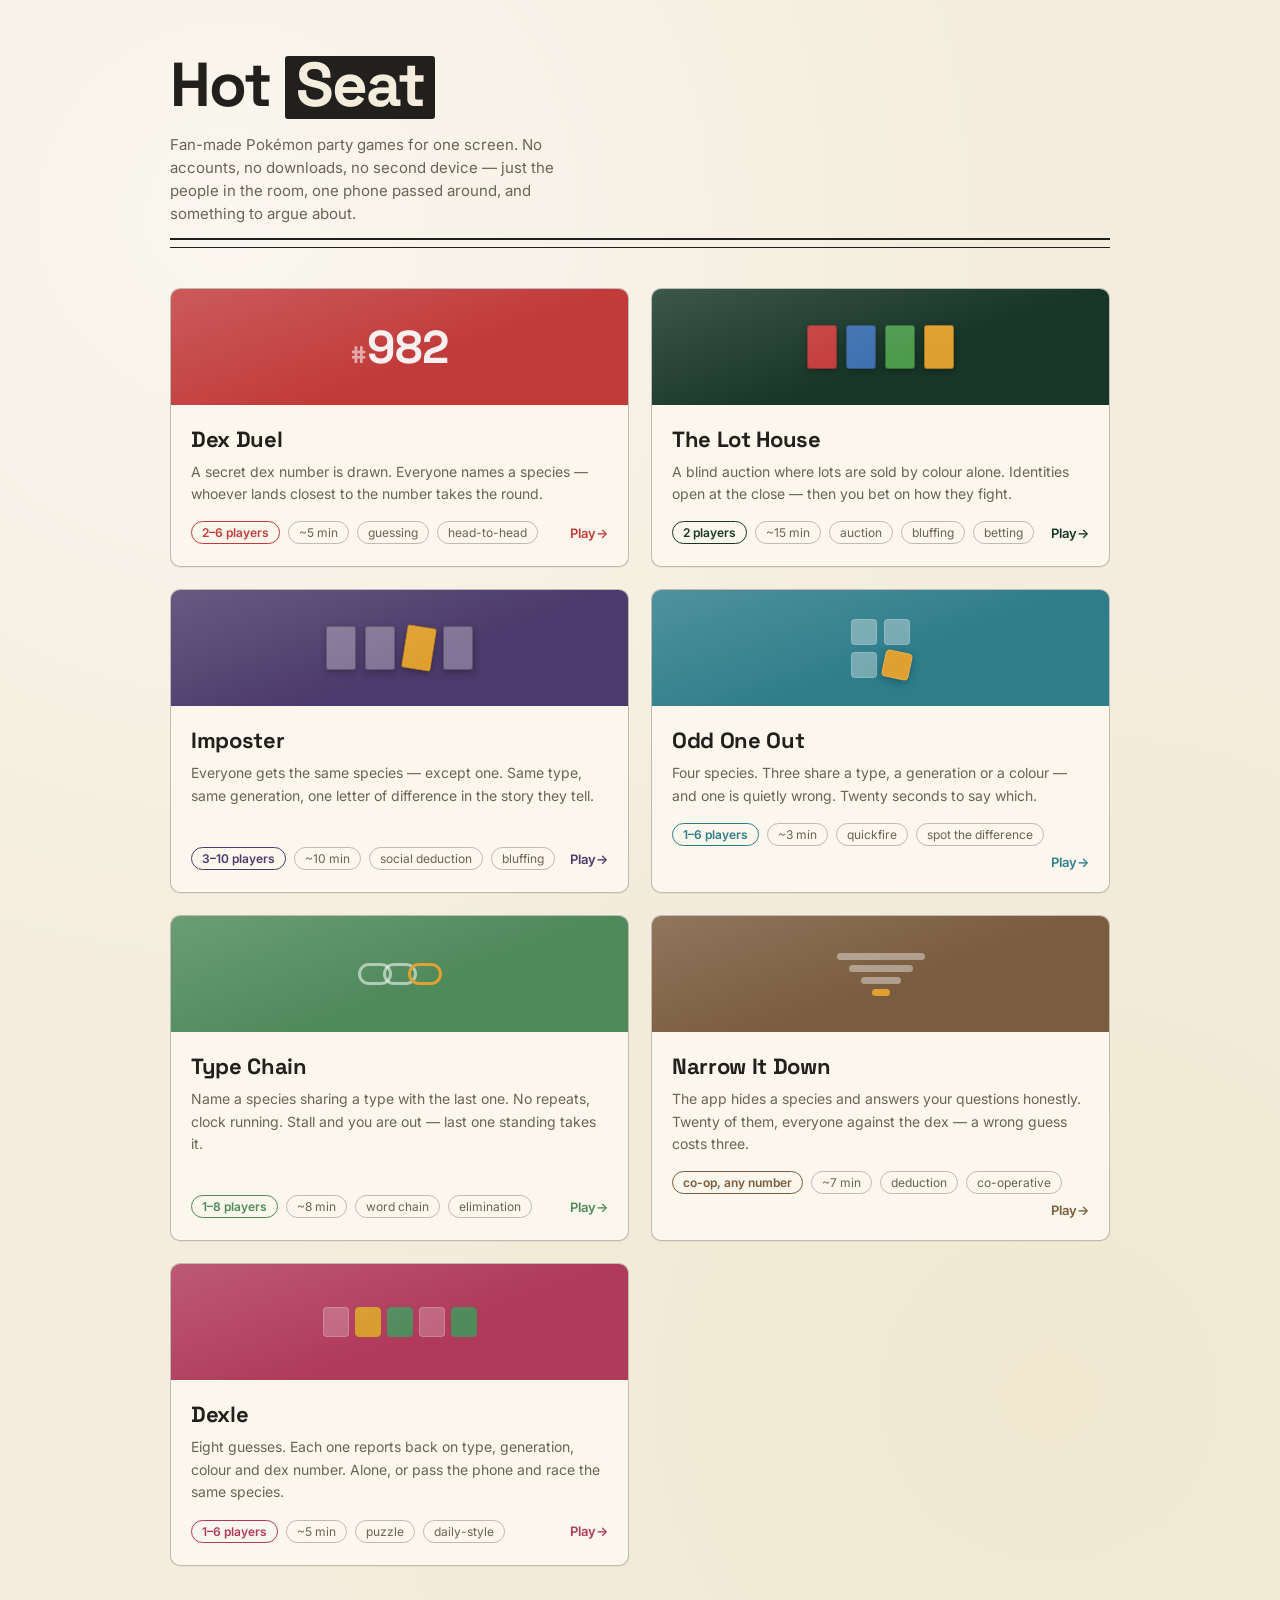
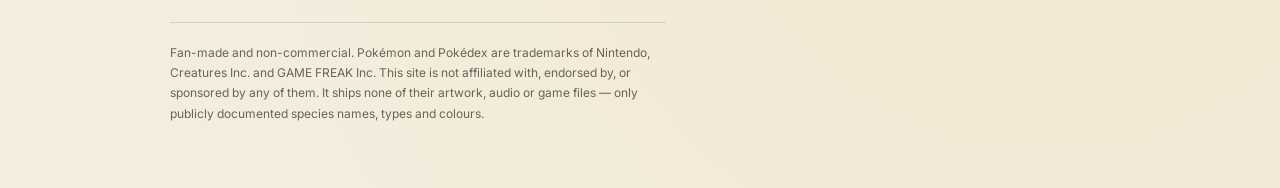
<file: index.html>
<!DOCTYPE html>
<html lang="en">
<head>
<meta charset="UTF-8">
<meta name="viewport" content="width=device-width, initial-scale=1">
<title>Hot Seat — Pokémon party games for one screen</title>
<meta name="description" content="Fan-made Pokémon party games you play on one screen: a dex-number guessing duel, a blind colour auction, and a hidden-imposter game. Free, no download, 2–10 players.">
<link rel="preconnect" href="https://fonts.googleapis.com">
<link rel="preconnect" href="https://fonts.gstatic.com" crossorigin>
<link href="https://fonts.googleapis.com/css2?family=Space+Grotesk:wght@500;700&family=Inter:wght@400;500;600&display=swap" rel="stylesheet">
<link rel="stylesheet" href="shared/theme.css">
</head>
<body>

<div class="wrap">

  <header class="masthead">
    <h1 class="wordmark">Hot <span class="seat">Seat</span></h1>
    <p class="tagline">Fan-made Pokémon party games for one screen. No accounts, no downloads, no second device — just the people in the room, one phone passed around, and something to argue about.</p>
  </header>
  <div class="rule-thin"></div>

  <main id="shelf" class="shelf"></main>

  <footer class="foot">
    Fan-made and non-commercial. Pokémon and Pokédex are trademarks of Nintendo,
    Creatures Inc. and GAME FREAK Inc. This site is not affiliated with, endorsed by,
    or sponsored by any of them. It ships none of their artwork, audio or game files —
    only publicly documented species names, types and colours.
  </footer>

</div>

<script src="games.js"></script>
<script src="shared/hub.js"></script>
</body>
</html>
</file>
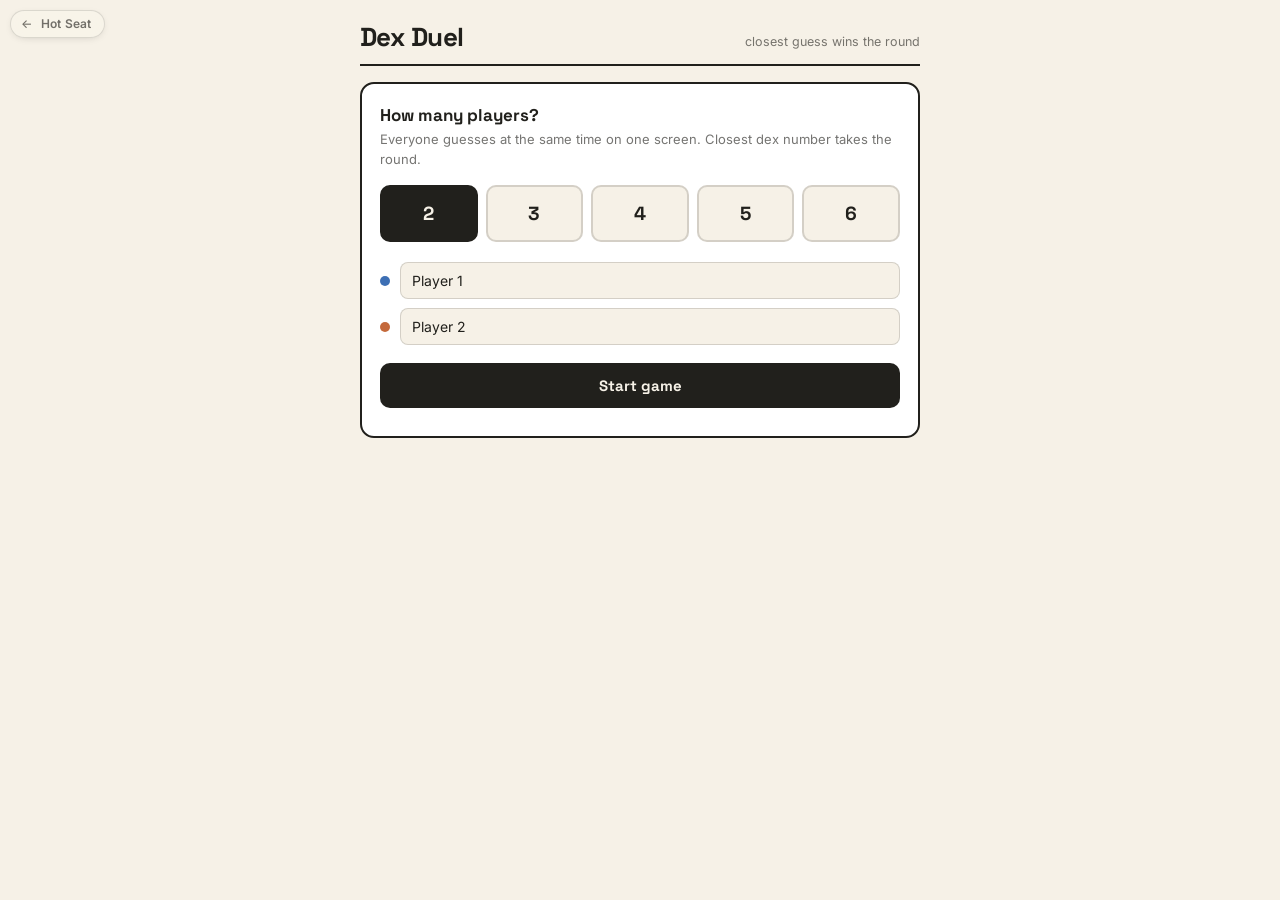
<file: games/dex-duel.html>
<!DOCTYPE html>
<html lang="en">
<head>
<meta charset="UTF-8">
<meta name="viewport" content="width=device-width, initial-scale=1">
<title>Dex Duel</title>
<meta name="description" content="A Pokémon dex-number guessing game for 2–6 players on one screen. A secret National Pokédex number is drawn; closest guess wins the round.">
<style>
  @import url('https://fonts.googleapis.com/css2?family=VT323&family=Space+Grotesk:wght@500;700&family=Inter:wght@400;500;600&display=swap');

  :root{
    --shell-red: #C23B3B;
    --shell-red-dark: #9E2E2E;
    --screen: #DCE8D6;
    --screen-dark: #1E2B20;
    --ink: #21201C;
    --paper: #F6F1E7;
    --amber: #E0A030;
    --p1: #3D6FB4;
    --p2: #C4693B;
    --p3: #4F8A5B;
    --p4: #8A5BA8;
    --p5: #B03A5B;
    --p6: #2E7D8A;
    --line: rgba(33,32,28,0.16);
  }

  *{ box-sizing: border-box; }
  html,body{ margin:0; padding:0; }
  body{
    background: var(--paper);
    color: var(--ink);
    font-family: 'Inter', system-ui, sans-serif;
    padding: 20px 14px 40px;
    min-height: 100vh;
  }
  .wrap{ max-width: 560px; margin: 0 auto; }

  .masthead{
    display:flex; align-items:baseline; justify-content:space-between;
    margin-bottom: 16px; padding-bottom: 10px; border-bottom: 2px solid var(--ink);
  }
  .masthead h1{
    font-family:'Space Grotesk', sans-serif; font-weight:700;
    font-size: 26px; margin:0; letter-spacing: -0.02em;
  }
  .masthead .tag{ font-size:12.5px; opacity:0.6; }

  /* ---------- setup ---------- */

  .setup{
    border:2px solid var(--ink); border-radius:14px; background:#fff;
    padding: 20px 18px 18px;
  }
  .setup h2{
    font-family:'Space Grotesk',sans-serif; font-size:17px; margin:0 0 4px;
  }
  .setup .hint{ font-size:13px; opacity:0.62; margin:0 0 16px; line-height:1.5; }

  .countrow{ display:flex; gap:8px; margin-bottom:20px; }
  .countbtn{
    flex:1; padding:14px 0; border-radius:10px; cursor:pointer;
    border:2px solid var(--line); background:var(--paper);
    font-family:'Space Grotesk',sans-serif; font-weight:700; font-size:19px;
    color:var(--ink); transition: all .13s ease;
  }
  .countbtn:hover{ border-color:var(--ink); }
  .countbtn.on{ background:var(--ink); color:var(--paper); border-color:var(--ink); }

  .namegrid{ display:flex; flex-direction:column; gap:9px; margin-bottom:18px; }
  .namerow{ display:flex; align-items:center; gap:10px; }
  .namerow .swatch{ flex:none; }
  .namerow input{
    flex:1; padding:9px 11px; font-size:14px; border-radius:8px;
    border:1.5px solid var(--line); font-family:'Inter',sans-serif;
    background:var(--paper); color:var(--ink);
  }
  .namerow input:focus{ outline:2px solid var(--ink); outline-offset:1px; }

  /* ---------- scoreboard ---------- */

  .score{
    background: var(--ink); color:var(--paper); border-radius: 10px;
    padding: 11px 14px; margin-bottom: 18px; font-family:'Space Grotesk',sans-serif;
    display:flex; align-items:center; gap:12px; flex-wrap:wrap;
  }
  .score .roundchip{
    font-size:11px; text-transform:uppercase; letter-spacing:0.06em;
    opacity:0.7; padding-right:12px; border-right:1px solid rgba(255,255,255,0.22);
    flex:none;
  }
  .scores{ display:flex; gap:14px; flex-wrap:wrap; flex:1; }
  .sc{ display:flex; flex-direction:column; align-items:center; min-width:52px; }
  .sc .n{ font-size:20px; font-weight:700; line-height:1.1; }
  .sc .l{
    font-size:10px; opacity:0.72; text-transform:uppercase;
    letter-spacing:0.05em; max-width:76px; overflow:hidden;
    text-overflow:ellipsis; white-space:nowrap;
  }
  .sc.lead .n{ color: var(--amber); }

  /* ---------- shell ---------- */

  .shell{
    background: var(--shell-red);
    border: 3px solid var(--shell-red-dark);
    border-radius: 18px;
    padding: 16px;
    box-shadow: inset 0 0 0 3px rgba(255,255,255,0.18);
    margin-bottom: 18px;
  }
  .shell-dots{ display:flex; gap:6px; margin-bottom: 10px; }
  .dot{ width:9px; height:9px; border-radius:50%; background: rgba(255,255,255,0.55); }
  .dot.blue{ background:#5C8FC9; box-shadow:0 0 0 2px rgba(255,255,255,0.4) inset; }

  .screen{
    background: var(--screen-dark);
    color: var(--screen);
    border-radius: 8px;
    padding: 18px 16px;
    font-family: 'VT323', monospace;
    min-height: 110px;
    display:flex; flex-direction:column; justify-content:center; gap:6px;
  }
  .screen .label{ font-size:14px; opacity:0.7; letter-spacing:0.04em; }
  .screen .big{ font-size: 26px; line-height:1.35; }

  .hintbar{ display:flex; gap:8px; margin-top:12px; flex-wrap:wrap; }
  .hintbtn{
    flex:1; min-width: 120px; background: rgba(255,255,255,0.16);
    color:#fff; border:1px solid rgba(255,255,255,0.35); border-radius:8px;
    padding:8px 10px; font-size:13px; cursor:pointer; font-family:'Inter',sans-serif;
    font-weight:500; transition: background 0.15s ease;
  }
  .hintbtn:hover:not(:disabled){ background: rgba(255,255,255,0.28); }
  .hintbtn:disabled{ opacity:0.45; cursor:default; }

  /* ---------- player cards ---------- */

  .players{ display:flex; flex-direction:column; gap:12px; margin-bottom: 16px; }
  .pcard{
    border:2px solid var(--ink); border-radius: 12px; padding: 13px 14px;
    background:#fff;
  }
  .pcard .who{
    font-family:'Space Grotesk',sans-serif; font-weight:700; font-size:14px;
    margin-bottom:8px; display:flex; align-items:center; gap:8px;
  }
  .pcard .who .sub{ font-weight:400; opacity:0.55; }
  .swatch{ width:10px; height:10px; border-radius:50%; flex:none; }

  .p1{ border-color: var(--p1); } .p1 .swatch{ background:var(--p1); }
  .p2{ border-color: var(--p2); } .p2 .swatch{ background:var(--p2); }
  .p3{ border-color: var(--p3); } .p3 .swatch{ background:var(--p3); }
  .p4{ border-color: var(--p4); } .p4 .swatch{ background:var(--p4); }
  .p5{ border-color: var(--p5); } .p5 .swatch{ background:var(--p5); }
  .p6{ border-color: var(--p6); } .p6 .swatch{ background:var(--p6); }

  .ac-wrap{ position:relative; }
  input.guess{
    width:100%; padding: 10px 12px; font-size:15px; border-radius:8px;
    border: 1.5px solid var(--line); font-family:'Inter',sans-serif;
    background:var(--paper); color:var(--ink);
  }
  input.guess:focus{ outline:2px solid var(--ink); outline-offset:1px; }
  input.guess.locked{ background:#eef3ea; border-color: #7fae7f; font-weight:600; }

  .suggestions{
    position:absolute; top:100%; left:0; right:0; background:#fff;
    border:1.5px solid var(--ink); border-radius:8px; margin-top:4px;
    max-height: 190px; overflow-y:auto; z-index: 20;
    box-shadow: 0 6px 14px rgba(0,0,0,0.14);
  }
  .suggestions div{ padding:8px 12px; font-size:14px; cursor:pointer; }
  .suggestions div:hover, .suggestions div.active{ background: #eef1e6; }
  .suggestions .none{ color:#888; font-style:italic; cursor:default; }

  .locked-note{ font-size:12px; color:#5c8a5c; margin-top:6px; min-height:15px; }

  /* ---------- buttons ---------- */

  button.primary{
    width:100%; padding: 13px; border:none; border-radius:10px;
    background: var(--ink); color:var(--paper); font-family:'Space Grotesk',sans-serif;
    font-weight:700; font-size:15px; cursor:pointer; margin-bottom: 10px;
  }
  button.primary:disabled{ opacity:0.4; cursor:default; }
  button.primary:hover:not(:disabled){ background:#000; }

  button.secondary{
    width:100%; padding:11px; border-radius:10px; border:1.5px solid var(--ink);
    background:transparent; color:var(--ink); font-family:'Inter',sans-serif;
    font-weight:600; font-size:14px; cursor:pointer; margin-bottom:8px;
  }
  button.secondary:hover{ background: rgba(33,32,28,0.06); }

  .ghost{
    display:block; width:100%; margin-top:2px; padding:8px;
    background:none; border:none; cursor:pointer;
    font-family:'Inter',sans-serif; font-size:12.5px; opacity:0.55;
    color:var(--ink); text-decoration:underline;
  }
  .ghost:hover{ opacity:0.85; }

  /* ---------- reveal ---------- */

  .reveal{
    border-radius: 12px; padding: 16px; margin-bottom: 14px;
    background:#fff; border:2px solid var(--ink);
  }
  .reveal .secret{
    font-family:'Space Grotesk',sans-serif; font-weight:700; font-size:18px;
    margin-bottom:12px; text-align:center;
  }
  .reveal .secret .num{ color:var(--amber); }
  .guessrow{
    display:flex; justify-content:space-between; align-items:center; gap:10px;
    padding: 8px 0; border-top: 1px solid var(--line); font-size:14px;
  }
  .guessrow:first-of-type{ border-top:none; }
  .guessrow .name{ font-weight:600; display:flex; align-items:center; gap:7px; }
  .guessrow .diff{ font-family:'VT323',monospace; font-size:17px; flex:none; }
  .guessrow.win{ background:rgba(224,160,48,0.13); border-radius:6px; padding-left:7px; padding-right:7px; }
  .guessrow.win .diff{ color:#9a6b12; font-weight:700; }
  .winner-tag{
    text-align:center; font-family:'Space Grotesk',sans-serif; font-weight:700;
    font-size:15px; margin-top:10px; padding-top:10px; border-top:2px dashed var(--line);
  }

  .history{ margin-top: 10px; }
  .history summary{
    cursor:pointer; font-size:13px; font-weight:600; opacity:0.75; padding:6px 0;
  }
  .hrow{
    display:flex; justify-content:space-between; gap:10px; font-size:12.5px;
    padding: 5px 0; border-top:1px solid var(--line); opacity:0.85;
  }
</style>
</head>
<body>
<div class="wrap">

  <div class="masthead">
    <h1>Dex Duel</h1>
    <div class="tag">closest guess wins the round</div>
  </div>

  <!-- ============ SETUP ============ -->
  <div id="setup">
    <div class="setup">
      <h2>How many players?</h2>
      <p class="hint">Everyone guesses at the same time on one screen. Closest dex number takes the round.</p>

      <div class="countrow" id="countRow"></div>

      <div class="namegrid" id="nameGrid"></div>

      <button class="primary" id="startBtn">Start game</button>
    </div>
  </div>

  <!-- ============ GAME ============ -->
  <div id="game" style="display:none;">

    <div class="score">
      <div class="roundchip">Round <span id="roundnum">1</span></div>
      <div class="scores" id="scoreRow"></div>
    </div>

    <div class="shell">
      <div class="shell-dots"><div class="dot blue"></div><div class="dot"></div><div class="dot"></div></div>
      <div class="screen">
        <div class="label">DEX NO.</div>
        <div class="big" id="hintline">A number has been picked from the dex. Get guessing!</div>
      </div>
      <div class="hintbar">
        <button class="hintbtn" id="hintGenBtn">Reveal generation</button>
        <button class="hintbtn" id="hintLenBtn">Reveal name length</button>
        <button class="hintbtn" id="hintLetterBtn">Reveal last letter</button>
      </div>
    </div>

    <div class="players" id="players"></div>

    <button class="primary" id="revealBtn" disabled>Lock in guesses &amp; reveal</button>

    <div id="revealBox"></div>

    <button class="secondary" id="nextBtn" style="display:none;">Next round</button>

    <details class="history" id="historyBox" style="display:none;">
      <summary>Round history</summary>
      <div id="historyList"></div>
    </details>

    <button class="ghost" id="resetBtn">Change players / restart</button>
  </div>

</div>

<script src="../data/dex-names.js"></script>
<script>
const POKEMON = window.DEX_NAMES;

const GENERATIONS = [
  {gen:1, region:"Kanto",   lo:1,   hi:151},
  {gen:2, region:"Johto",   lo:152, hi:251},
  {gen:3, region:"Hoenn",   lo:252, hi:386},
  {gen:4, region:"Sinnoh",  lo:387, hi:493},
  {gen:5, region:"Unova",   lo:494, hi:649},
  {gen:6, region:"Kalos",   lo:650, hi:721},
  {gen:7, region:"Alola",   lo:722, hi:809},
  {gen:8, region:"Galar/Hisui", lo:810, hi:905},
  {gen:9, region:"Paldea",  lo:906, hi:1025},
];

const MIN_PLAYERS = 2;
const MAX_PLAYERS = 6;

function genInfo(num){
  return GENERATIONS.find(g => num >= g.lo && num <= g.hi);
}

let state = {
  count: 2,
  names: ['Player 1','Player 2','Player 3','Player 4','Player 5','Player 6'],
  players: [],      // {id, idx, name, score}
  secretNum: null,
  round: 1,
  locked: {},       // id -> {name, num}
  history: [],
};

/* ============================ setup screen ============================ */

function renderSetup(){
  const row = document.getElementById('countRow');
  row.innerHTML = '';
  for(let n = MIN_PLAYERS; n <= MAX_PLAYERS; n++){
    const b = document.createElement('button');
    b.className = 'countbtn' + (n === state.count ? ' on' : '');
    b.textContent = n;
    b.addEventListener('click', () => {
      captureNames();
      state.count = n;
      renderSetup();
    });
    row.appendChild(b);
  }

  const grid = document.getElementById('nameGrid');
  grid.innerHTML = '';
  for(let i = 0; i < state.count; i++){
    const wrap = document.createElement('div');
    wrap.className = 'namerow p' + (i + 1);
    wrap.innerHTML =
      '<span class="swatch"></span>' +
      '<input type="text" maxlength="14" value="' + escapeAttr(state.names[i]) + '">';
    grid.appendChild(wrap);
  }
}

function captureNames(){
  document.querySelectorAll('#nameGrid input').forEach((inp, i) => {
    state.names[i] = inp.value.trim() || ('Player ' + (i + 1));
  });
}

function escapeAttr(s){
  return String(s).replace(/&/g,'&amp;').replace(/"/g,'&quot;').replace(/</g,'&lt;');
}
function escapeHtml(s){
  return String(s).replace(/&/g,'&amp;').replace(/</g,'&lt;').replace(/>/g,'&gt;');
}

/* "A & B" for two, "A, B & C" for more. */
function joinNames(list){
  if(list.length <= 1) return list[0] || '';
  if(list.length === 2) return list[0] + ' & ' + list[1];
  return list.slice(0, -1).join(', ') + ' & ' + list[list.length - 1];
}

document.getElementById('startBtn').addEventListener('click', () => {
  captureNames();
  state.players = [];
  for(let i = 0; i < state.count; i++){
    state.players.push({ id: 'p' + (i + 1), idx: i, name: state.names[i], score: 0 });
  }
  state.round = 1;
  state.history = [];
  document.getElementById('setup').style.display = 'none';
  document.getElementById('game').style.display = 'block';
  document.getElementById('historyBox').style.display = 'none';
  buildPlayerCards();
  newRound();
});

document.getElementById('resetBtn').addEventListener('click', () => {
  document.getElementById('game').style.display = 'none';
  document.getElementById('setup').style.display = 'block';
  renderSetup();
});

/* ============================ game screen ============================ */

function buildPlayerCards(){
  const host = document.getElementById('players');
  host.innerHTML = state.players.map(p =>
    '<div class="pcard ' + p.id + '">' +
      '<div class="who"><span class="swatch"></span>' + escapeHtml(p.name) +
        ' <span class="sub">— guess a species</span></div>' +
      '<div class="ac-wrap">' +
        '<input class="guess" id="input-' + p.id + '" placeholder="Start typing a name…" autocomplete="off">' +
        '<div class="suggestions" id="sugg-' + p.id + '" style="display:none;"></div>' +
      '</div>' +
      '<div class="locked-note" id="note-' + p.id + '"></div>' +
    '</div>'
  ).join('');

  state.players.forEach(p => setupAutocomplete(p));
}

function renderScores(){
  const best = Math.max.apply(null, state.players.map(p => p.score));
  document.getElementById('scoreRow').innerHTML = state.players.map(p =>
    '<div class="sc' + (p.score === best && best > 0 ? ' lead' : '') + '">' +
      '<div class="n">' + p.score + '</div>' +
      '<div class="l">' + escapeHtml(p.name) + '</div>' +
    '</div>'
  ).join('');
}

function randDex(){
  return Math.floor(Math.random() * POKEMON.length) + 1;
}

function newRound(){
  state.secretNum = randDex();
  state.locked = {};

  state.players.forEach(p => {
    const input = document.getElementById('input-' + p.id);
    input.value = '';
    input.classList.remove('locked');
    input.disabled = false;
    document.getElementById('note-' + p.id).textContent = '';
  });

  const hints = [
    ['hintGenBtn', 'Reveal generation'],
    ['hintLenBtn', 'Reveal name length'],
    ['hintLetterBtn', 'Reveal last letter'],
  ];
  hints.forEach(([id, label]) => {
    const b = document.getElementById(id);
    b.disabled = false;
    b.textContent = label;
  });

  document.getElementById('roundnum').textContent = state.round;
  document.getElementById('revealBox').innerHTML = '';
  document.getElementById('nextBtn').style.display = 'none';
  document.getElementById('hintline').textContent =
    `The dex number is #${state.secretNum}. Who is it?`;

  renderScores();
  updateRevealButton();
}

function allLocked(){
  return state.players.every(p => state.locked[p.id]);
}

function updateRevealButton(){
  const btn = document.getElementById('revealBtn');
  btn.disabled = !allLocked();
  const remaining = state.players.filter(p => !state.locked[p.id]).length;
  btn.textContent = remaining === 0
    ? 'Lock in guesses & reveal'
    : `Waiting on ${remaining} player${remaining === 1 ? '' : 's'}…`;
}

function setupAutocomplete(player){
  const input = document.getElementById('input-' + player.id);
  const sugg  = document.getElementById('sugg-' + player.id);
  const note  = document.getElementById('note-' + player.id);

  function clearLock(){
    delete state.locked[player.id];
    input.classList.remove('locked');
    note.textContent = '';
    updateRevealButton();
  }

  function lockValue(name){
    const idx = POKEMON.findIndex(p => p.toLowerCase() === name.toLowerCase());
    if(idx === -1) return;
    state.locked[player.id] = { name: POKEMON[idx], num: idx + 1 };
    input.value = POKEMON[idx];
    input.classList.add('locked');
    note.textContent = 'Locked in ✓ (spelling confirmed)';
    sugg.style.display = 'none';
    updateRevealButton();
  }

  input.addEventListener('input', () => {
    clearLock();
    const val = input.value.trim().toLowerCase();
    if(val.length === 0){ sugg.style.display = 'none'; return; }
    const matches = POKEMON.filter(p => p.toLowerCase().startsWith(val)).slice(0, 8);
    const extra = matches.length < 8
      ? POKEMON.filter(p => !p.toLowerCase().startsWith(val) && p.toLowerCase().includes(val)).slice(0, 8 - matches.length)
      : [];
    const all = matches.concat(extra);
    if(all.length === 0){
      sugg.innerHTML = '<div class="none">No matching name — check spelling</div>';
      sugg.style.display = 'block';
      return;
    }
    sugg.innerHTML = all.map(name => `<div data-name="${escapeAttr(name)}">${escapeHtml(name)}</div>`).join('');
    sugg.style.display = 'block';
  });

  sugg.addEventListener('mousedown', (e) => {
    const target = e.target.closest('div[data-name]');
    if(!target) return;
    lockValue(target.getAttribute('data-name'));
  });

  input.addEventListener('blur', () => {
    setTimeout(() => { sugg.style.display = 'none'; }, 120);
  });

  input.addEventListener('keydown', (e) => {
    if(e.key === 'Enter'){
      const val = input.value.trim();
      const exact = POKEMON.find(p => p.toLowerCase() === val.toLowerCase());
      if(exact) lockValue(exact);
    }
  });
}

/* ---------------------------- hints ---------------------------- */

document.getElementById('hintGenBtn').addEventListener('click', () => {
  const g = genInfo(state.secretNum);
  document.getElementById('hintline').textContent += ` It's from Generation ${g.gen} (${g.region}).`;
  const b = document.getElementById('hintGenBtn');
  b.disabled = true; b.textContent = 'Generation revealed';
});

document.getElementById('hintLenBtn').addEventListener('click', () => {
  const name = POKEMON[state.secretNum - 1];
  document.getElementById('hintline').textContent += ` Its name has ${name.replace(/\s/g,'').length} letters.`;
  const b = document.getElementById('hintLenBtn');
  b.disabled = true; b.textContent = 'Length revealed';
});

document.getElementById('hintLetterBtn').addEventListener('click', () => {
  const clean = POKEMON[state.secretNum - 1].replace(/\s/g,'');
  document.getElementById('hintline').textContent += ` It ends with the letter "${clean[clean.length-1].toUpperCase()}".`;
  const b = document.getElementById('hintLetterBtn');
  b.disabled = true; b.textContent = 'Letter revealed';
});

/* ---------------------------- reveal ---------------------------- */

document.getElementById('revealBtn').addEventListener('click', () => {
  if(!allLocked()) return;

  const secretNum  = state.secretNum;
  const secretName = POKEMON[secretNum - 1];

  const rows = state.players.map(p => {
    const g = state.locked[p.id];
    return { player: p, guess: g, delta: Math.abs(g.num - secretNum) };
  });

  const best    = Math.min.apply(null, rows.map(r => r.delta));
  const winners = rows.filter(r => r.delta === best);

  // Everyone tied for closest scores. Awarding nothing on a tie penalises the
  // players who guessed best, and the more players there are the worse that
  // gets — with six on the board, two drawing at the top is a good round for
  // both of them, not a void one.
  winners.forEach(w => { w.player.score++; });

  const names = winners.map(w => escapeHtml(w.player.name));
  const winnerText = winners.length === 1
    ? `${names[0]} wins the round!`
    : `${joinNames(names)} tie on Δ${best} — a point each.`;

  const sorted = rows.slice().sort((a, b) => a.delta - b.delta);

  document.getElementById('revealBox').innerHTML =
    '<div class="reveal">' +
      '<div class="secret">It was <span class="num">#' + secretNum + '</span> — ' + escapeHtml(secretName) + '!</div>' +
      sorted.map(r =>
        '<div class="guessrow' + (r.delta === best ? ' win' : '') + '">' +
          '<span class="name ' + r.player.id + '"><span class="swatch"></span>' +
            escapeHtml(r.player.name) + ': ' + escapeHtml(r.guess.name) + ' (#' + r.guess.num + ')</span>' +
          '<span class="diff">Δ' + r.delta + '</span>' +
        '</div>'
      ).join('') +
      '<div class="winner-tag">' + winnerText + '</div>' +
    '</div>';

  state.players.forEach(p => { document.getElementById('input-' + p.id).disabled = true; });
  document.getElementById('revealBtn').disabled = true;
  document.getElementById('revealBtn').textContent = 'Revealed';
  document.getElementById('nextBtn').style.display = 'block';

  state.history.unshift({
    round: state.round,
    secretNum, secretName,
    winners: winners.map(w => w.player.name),
    delta: best,
  });

  renderScores();
  renderHistory();
});

document.getElementById('nextBtn').addEventListener('click', () => {
  state.round++;
  newRound();
});

function renderHistory(){
  const box  = document.getElementById('historyBox');
  const list = document.getElementById('historyList');
  box.style.display = 'block';
  list.innerHTML = state.history.map(h => {
    const w = h.winners.length === 1
      ? escapeHtml(h.winners[0]) + ' won'
      : joinNames(h.winners.map(escapeHtml)) + ' tied';
    return '<div class="hrow"><span>R' + h.round + ': #' + h.secretNum + ' ' +
           escapeHtml(h.secretName) + '</span><span>' + w + '</span></div>';
  }).join('');
}

renderSetup();
</script>
<script src="../shared/backlink.js"></script>
</body>
</html>
</file>
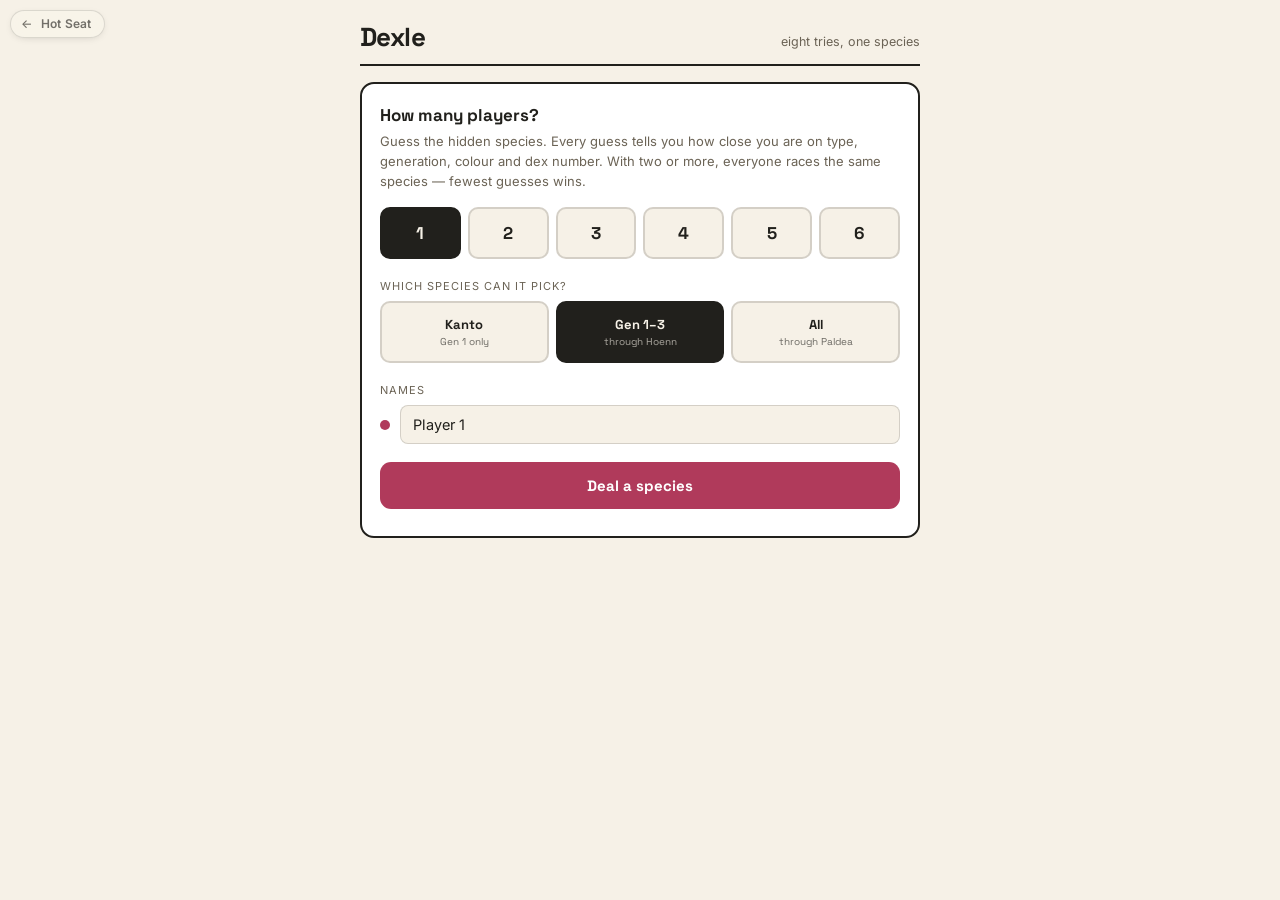
<file: games/dexle.html>
<!DOCTYPE html>
<html lang="en">
<head>
<meta charset="UTF-8">
<meta name="viewport" content="width=device-width, initial-scale=1">
<title>Dexle</title>
<meta name="description" content="Guess the hidden Pokémon in eight tries. Every guess reports back on type, generation, colour and dex number. Solo, or pass the phone for a race.">
<link href="https://fonts.googleapis.com/css2?family=Space+Grotesk:wght@500;700&family=Inter:wght@400;500;600&display=swap" rel="stylesheet">
<link rel="stylesheet" href="../shared/game.css">
<style>
  :root{ --accent:#B03A5B; --accent-dark:#8C2C48; --near:#D79A2B; }

  .tries{
    display:flex; align-items:baseline; justify-content:space-between; margin-bottom:12px;
  }
  .tries .n{
    font-family:'Space Grotesk',sans-serif; font-weight:700; font-size:26px;
    letter-spacing:-0.02em;
  }
  .tries .n.low{ color:var(--bad); }
  .tries .lab{ font-size:12.5px; color:var(--ink-soft); }
  .tries .who{ font-size:12.5px; color:var(--ink-soft); text-align:right; }

  .rows{ margin-top:14px; display:flex; flex-direction:column; gap:9px; }
  .grow{
    border:1.5px solid var(--line-firm); border-radius:11px; padding:11px 12px;
    background:var(--card);
  }
  .grow.solved{ border-color:var(--good); background:rgba(79,138,91,0.09); }
  .ghead{
    display:flex; justify-content:space-between; align-items:baseline; gap:10px;
    margin-bottom:8px;
  }
  .ghead .nm{ font-family:'Space Grotesk',sans-serif; font-weight:700; font-size:16px; }
  .ghead .dex{
    font-family:'Space Grotesk',sans-serif; font-weight:700; font-size:13.5px;
    color:var(--ink-soft); flex:none;
  }
  .ghead .dex .arw{ color:var(--accent); }

  .fchips{ display:flex; flex-wrap:wrap; gap:5px; }
  .fc{
    font-size:11px; text-transform:uppercase; letter-spacing:0.05em;
    padding:4px 9px; border-radius:100px; border:1px solid var(--line);
    background:rgba(33,32,28,0.05); color:var(--ink-soft);
  }
  .fc.hit{ background:rgba(79,138,91,0.18); border-color:rgba(79,138,91,.5); color:#33603b; font-weight:600; }
  .fc.near{ background:rgba(215,154,43,0.20); border-color:rgba(215,154,43,.55); color:#7d5610; font-weight:600; }
  .fc.miss{ opacity:.62; text-decoration:line-through; }

  .err{ font-size:13px; color:var(--bad); margin-top:8px; min-height:17px; font-weight:500; }

  .legend{
    margin-top:14px; font-size:12px; color:var(--ink-soft); line-height:1.7;
    padding-top:12px; border-top:1px solid var(--line);
  }
  .legend .k{
    display:inline-block; width:9px; height:9px; border-radius:2px; margin-right:5px;
    vertical-align:baseline;
  }
  .k.g{ background:#4F8A5B; } .k.a{ background:var(--near); } .k.m{ background:#B9B2A4; }

  .passwrap{ text-align:center; padding:16px 0 4px; }
  .passwrap .to{
    font-family:'Space Grotesk',sans-serif; font-weight:700; font-size:28px;
    margin-bottom:8px; letter-spacing:-0.02em;
  }
  .passwrap .note{ font-size:13.5px; color:var(--ink-soft); margin-bottom:22px; line-height:1.55; }

  .result .head{
    font-family:'Space Grotesk',sans-serif; font-weight:700; font-size:26px;
    text-align:center; margin-bottom:6px; letter-spacing:-0.02em;
  }
  .result .head.win{ color:var(--good); }
  .result .head.lose{ color:var(--bad); }
  .result .sub{ text-align:center; font-size:13.5px; color:var(--ink-soft); margin-bottom:18px; }

  .answercard{
    border:2px solid var(--accent); border-radius:12px; padding:18px;
    text-align:center; background:rgba(176,58,91,0.06); margin-bottom:16px;
  }
  .answercard .nm{
    font-family:'Space Grotesk',sans-serif; font-weight:700; font-size:28px;
    letter-spacing:-0.02em; margin-bottom:8px;
  }
  .answercard .types{ display:flex; gap:6px; justify-content:center; margin-bottom:8px; }
  .answercard .meta{ font-size:13px; color:var(--ink-soft); }

  .strow{
    display:flex; justify-content:space-between; padding:9px 0;
    border-top:1px solid var(--line); font-size:14.5px;
  }
  .strow:first-child{ border-top:none; }
  .strow .nm{ font-weight:600; }
  .strow.win .nm{ color:var(--accent); }
  .strow .sc{ color:var(--ink-soft); }
</style>
</head>
<body>
<div class="wrap">

  <div class="masthead">
    <h1>Dexle</h1>
    <div class="tag">eight tries, one species</div>
  </div>

  <!-- ============ SETUP ============ -->
  <div id="setup">
    <div class="panel">
      <h2>How many players?</h2>
      <p class="hint">Guess the hidden species. Every guess tells you how close you are on type, generation, colour and dex number. With two or more, everyone races the same species — fewest guesses wins.</p>

      <div class="countrow" id="countRow"></div>

      <p class="seclabel">Which species can it pick?</p>
      <div class="countrow" id="poolRow"></div>

      <p class="seclabel">Names</p>
      <div class="namegrid" id="nameGrid"></div>

      <button class="accent" id="startBtn">Deal a species</button>
    </div>
  </div>

  <!-- ============ PASS ============ -->
  <div id="pass" style="display:none;">
    <div class="panel">
      <div class="passwrap">
        <div class="to" id="passTo"></div>
        <div class="note" id="passNote"></div>
        <button class="accent" id="beginBtn">Start my board</button>
      </div>
    </div>
  </div>

  <!-- ============ PLAY ============ -->
  <div id="play" style="display:none;">
    <div class="panel">
      <div class="tries">
        <div>
          <div class="n" id="triesNum">8</div>
          <div class="lab">guesses left</div>
        </div>
        <div class="who" id="whoNow"></div>
      </div>

      <div class="ac-wrap">
        <input class="textin" id="guess" placeholder="Type a species name…" autocomplete="off">
        <div class="suggestions" id="sugg" style="display:none;"></div>
      </div>
      <div class="err" id="err"></div>

      <div class="rows" id="rows"></div>

      <div class="legend">
        <span class="k g"></span>exact match &nbsp;
        <span class="k a"></span>right type, other slot &nbsp;
        <span class="k m"></span>no match
      </div>
    </div>

    <button class="ghost" id="quitBtn">Give up / restart</button>
  </div>

  <!-- ============ RESULT ============ -->
  <div id="result" style="display:none;">
    <div class="panel">
      <div class="result">
        <div class="head" id="resHead"></div>
        <div class="sub" id="resSub"></div>
      </div>
      <div class="answercard" id="answerCard"></div>
      <div id="standings" style="margin-bottom:16px;"></div>
      <button class="accent" id="againBtn">New species</button>
      <button class="secondary" id="backSetupBtn">Change players</button>
    </div>
  </div>

</div>

<script src="../data/dex-names.js"></script>
<script src="../data/dex-entries.js"></script>
<script src="../shared/dex.js"></script>
<script>
const MAX_TRIES   = 8;
const MIN_PLAYERS = 1;
const MAX_PLAYERS = 6;

let state = {
  count: 1,
  pool: 'early',
  names: [],
  players: [],     // {name, guesses:[], solved:bool, used:number}
  turn: 0,
  secret: null,
};

for(let i = 0; i < MAX_PLAYERS; i++) state.names[i] = 'Player ' + (i + 1);

function esc(s){
  return String(s).replace(/&/g,'&amp;').replace(/</g,'&lt;').replace(/>/g,'&gt;');
}
function escAttr(s){
  return String(s).replace(/&/g,'&amp;').replace(/"/g,'&quot;').replace(/</g,'&lt;');
}
function show(id){
  ['setup','pass','play','result'].forEach(s => {
    document.getElementById(s).style.display = (s === id ? 'block' : 'none');
  });
  window.scrollTo(0, 0);
}
function maxDex(){ return DEX.poolMax(state.pool); }
function me(){ return state.players[state.turn]; }

/* ==================== feedback ====================
   Types are compared slot-aware: an exact slot match reads green, the right
   type in the other slot reads amber. That distinction is what makes a
   dual-type guess worth spending a try on.                                  */

function feedback(guess, secret){
  function slot(t, i){
    if(secret.types[i] === t) return 'hit';
    if(secret.types.indexOf(t) !== -1) return 'near';
    return 'miss';
  }

  const t2 = guess.types[1]
    ? slot(guess.types[1], 1)
    : (secret.types.length === 1 ? 'hit' : 'miss');

  return {
    dex: guess.num === secret.num ? 'eq' : (secret.num > guess.num ? 'up' : 'down'),
    gen: guess.gen === secret.gen ? 'hit' : 'miss',
    genDir: secret.gen > guess.gen ? 'up' : (secret.gen < guess.gen ? 'down' : ''),
    t1: slot(guess.types[0], 0),
    t2: t2,
    colour: guess.colorName === secret.colorName ? 'hit' : 'miss',
    legend: guess.legendary === secret.legendary ? 'hit' : 'miss',
  };
}

/* ==================== setup ==================== */

function renderSetup(){
  const row = document.getElementById('countRow');
  row.innerHTML = '';
  for(let n = MIN_PLAYERS; n <= MAX_PLAYERS; n++){
    const b = document.createElement('button');
    b.className = 'countbtn' + (n === state.count ? ' on' : '');
    b.textContent = n;
    b.addEventListener('click', () => { captureNames(); state.count = n; renderSetup(); });
    row.appendChild(b);
  }

  const pr = document.getElementById('poolRow');
  pr.innerHTML = '';
  DEX.POOLS.forEach(p => {
    const b = document.createElement('button');
    b.className = 'countbtn' + (p.key === state.pool ? ' on' : '');
    b.style.fontSize = '13px';
    b.innerHTML = esc(p.label) + '<span class="sub">' + esc(p.note) + '</span>';
    b.addEventListener('click', () => { captureNames(); state.pool = p.key; renderSetup(); });
    pr.appendChild(b);
  });

  const grid = document.getElementById('nameGrid');
  grid.innerHTML = '';
  for(let i = 0; i < state.count; i++){
    const wrap = document.createElement('div');
    wrap.className = 'namerow';
    wrap.innerHTML = '<span class="swatch"></span>' +
      '<input type="text" maxlength="14" value="' + escAttr(state.names[i]) + '">';
    grid.appendChild(wrap);
  }
}

function captureNames(){
  document.querySelectorAll('#nameGrid input').forEach((inp, i) => {
    state.names[i] = inp.value.trim() || ('Player ' + (i + 1));
  });
}

function deal(){
  state.secret = DEX.random(maxDex());
  state.players = [];
  for(let i = 0; i < state.count; i++){
    state.players.push({name: state.names[i], guesses: [], solved: false, used: 0});
  }
  state.turn = 0;
  beginTurn();
}

function beginTurn(){
  if(state.players.length === 1){ openBoard(); return; }
  document.getElementById('passTo').textContent = 'Pass to ' + me().name;
  document.getElementById('passNote').textContent =
    'Everyone races the same species. Player ' + (state.turn + 1) +
    ' of ' + state.players.length + ' — others, look away.';
  show('pass');
}

document.getElementById('startBtn').addEventListener('click', () => {
  captureNames();
  deal();
});
document.getElementById('beginBtn').addEventListener('click', openBoard);

/* ==================== play ==================== */

function openBoard(){
  const input = document.getElementById('guess');
  input.value = '';
  input.disabled = false;
  document.getElementById('err').textContent = '';
  document.getElementById('whoNow').textContent =
    state.players.length > 1 ? me().name + "'s board" : '';
  renderRows();
  show('play');
  input.focus();
}

function renderRows(){
  const p = me();
  const left = MAX_TRIES - p.guesses.length;
  const tn = document.getElementById('triesNum');
  tn.textContent = left;
  tn.classList.toggle('low', left <= 2);

  document.getElementById('rows').innerHTML = p.guesses.slice().reverse().map(g => {
    const f = g.fb;
    const solved = f.dex === 'eq';
    const arrow = f.dex === 'eq' ? '' :
      '<span class="arw">' + (f.dex === 'up' ? '▲ higher' : '▼ lower') + '</span>';

    const genLabel = 'gen ' + g.entry.gen +
      (f.gen === 'hit' ? '' : (f.genDir === 'up' ? ' ▲' : ' ▼'));

    const chips = [
      '<span class="fc ' + f.gen + '">' + genLabel + '</span>',
      '<span class="fc ' + f.t1 + '">' + esc(g.entry.types[0]) + '</span>',
      g.entry.types[1]
        ? '<span class="fc ' + f.t2 + '">' + esc(g.entry.types[1]) + '</span>'
        : '<span class="fc ' + f.t2 + '">single type</span>',
      '<span class="fc ' + f.colour + '">' + esc(g.entry.colorName) + '</span>',
      '<span class="fc ' + f.legend + '">' + (g.entry.legendary ? 'legendary' : 'not legendary') + '</span>',
    ].join('');

    return '<div class="grow' + (solved ? ' solved' : '') + '">' +
      '<div class="ghead"><span class="nm">' + esc(g.entry.name) + '</span>' +
        '<span class="dex">#' + g.entry.num + ' ' + arrow + '</span></div>' +
      '<div class="fchips">' + chips + '</div>' +
    '</div>';
  }).join('');
}

function submitGuess(raw){
  const p = me();
  if(p.solved || p.guesses.length >= MAX_TRIES) return;

  const name = String(raw || '').trim();
  const err = document.getElementById('err');
  if(!name){ err.textContent = 'Type a name first.'; return; }

  const e = DEX.findByName(name);
  if(!e){ err.textContent = '"' + name + '" is not a species name.'; return; }
  if(e.num > maxDex()){ err.textContent = e.name + ' is outside the chosen range.'; return; }
  if(p.guesses.some(g => g.entry.num === e.num)){
    err.textContent = 'You already guessed ' + e.name + '.'; return;
  }

  err.textContent = '';
  p.guesses.push({entry: e, fb: feedback(e, state.secret)});
  document.getElementById('guess').value = '';

  if(e.num === state.secret.num){
    p.solved = true;
    p.used = p.guesses.length;
    renderRows();
    setTimeout(endTurn, 700);
    return;
  }

  if(p.guesses.length >= MAX_TRIES){
    p.used = null;                       // did not solve
    renderRows();
    setTimeout(endTurn, 700);
    return;
  }

  renderRows();
}

function endTurn(){
  if(state.turn < state.players.length - 1){
    state.turn++;
    beginTurn();
  } else {
    finish();
  }
}

/* ---------- autocomplete ---------- */

(function(){
  const input = document.getElementById('guess');
  const sugg  = document.getElementById('sugg');

  input.addEventListener('input', () => {
    document.getElementById('err').textContent = '';
    const val = input.value.trim().toLowerCase();
    if(!val){ sugg.style.display = 'none'; return; }

    const list = DEX.names(maxDex());
    const starts = list.filter(n => n.toLowerCase().startsWith(val)).slice(0, 8);
    const rest = starts.length < 8
      ? list.filter(n => !n.toLowerCase().startsWith(val) && n.toLowerCase().indexOf(val) !== -1)
             .slice(0, 8 - starts.length)
      : [];
    const all = starts.concat(rest);

    if(!all.length){
      sugg.innerHTML = '<div class="none">No matching name</div>';
      sugg.style.display = 'block';
      return;
    }
    sugg.innerHTML = all.map(n =>
      '<div data-name="' + escAttr(n) + '">' + esc(n) + '</div>').join('');
    sugg.style.display = 'block';
  });

  sugg.addEventListener('mousedown', (e) => {
    const t = e.target.closest('div[data-name]');
    if(!t) return;
    sugg.style.display = 'none';
    submitGuess(t.getAttribute('data-name'));
  });

  input.addEventListener('keydown', (e) => {
    if(e.key === 'Enter'){ sugg.style.display = 'none'; submitGuess(input.value); }
  });

  input.addEventListener('blur', () => {
    setTimeout(() => { sugg.style.display = 'none'; }, 120);
  });
})();

/* ==================== result ==================== */

function finish(){
  const solved = state.players.filter(p => p.solved);
  const solo = state.players.length === 1;

  const head = document.getElementById('resHead');
  if(solo){
    const p = state.players[0];
    head.textContent = p.solved ? 'Got it.' : 'Out of guesses.';
    head.className = 'head ' + (p.solved ? 'win' : 'lose');
    document.getElementById('resSub').textContent = p.solved
      ? 'Solved in ' + p.used + ' guess' + (p.used === 1 ? '' : 'es') + '.'
      : 'Eight guesses, no luck.';
  } else {
    const best = solved.length ? Math.min.apply(null, solved.map(p => p.used)) : null;
    const champs = solved.filter(p => p.used === best);
    head.textContent = champs.length
      ? (champs.length === 1 ? champs[0].name + ' wins' : champs.map(c => c.name).join(' & ') + ' tie')
      : 'Nobody got it';
    head.className = 'head ' + (champs.length ? 'win' : 'lose');
    document.getElementById('resSub').textContent = champs.length
      ? 'In ' + best + ' guess' + (best === 1 ? '' : 'es') + '.'
      : 'The dex wins this one.';
  }

  const s = state.secret;
  document.getElementById('answerCard').innerHTML =
    '<div class="nm">' + esc(s.name) + '</div>' +
    '<div class="types">' + s.types.map(t =>
      '<span class="badge">' + esc(t) + '</span>').join('') + '</div>' +
    '<div class="meta">#' + s.num + ' · ' + esc(s.colorName) + ' · ' + esc(s.region) +
      (s.legendary ? ' · legendary' : '') + '</div>';

  const standings = solo ? '' : state.players.slice().sort((a, b) => {
    if(a.solved !== b.solved) return b.solved - a.solved;
    return (a.used || 99) - (b.used || 99);
  }).map(p => {
    const bestUsed = solved.length ? Math.min.apply(null, solved.map(x => x.used)) : null;
    return '<div class="strow' + (p.solved && p.used === bestUsed ? ' win' : '') + '">' +
      '<span class="nm">' + esc(p.name) + '</span>' +
      '<span class="sc">' + (p.solved ? p.used + ' guess' + (p.used === 1 ? '' : 'es')
                                      : 'did not solve') + '</span>' +
    '</div>';
  }).join('');
  document.getElementById('standings').innerHTML = standings;

  show('result');
}

document.getElementById('againBtn').addEventListener('click', deal);
document.getElementById('backSetupBtn').addEventListener('click', () => {
  renderSetup(); show('setup');
});
document.getElementById('quitBtn').addEventListener('click', () => {
  renderSetup(); show('setup');
});

renderSetup();
</script>
<script src="../shared/backlink.js"></script>
</body>
</html>
</file>
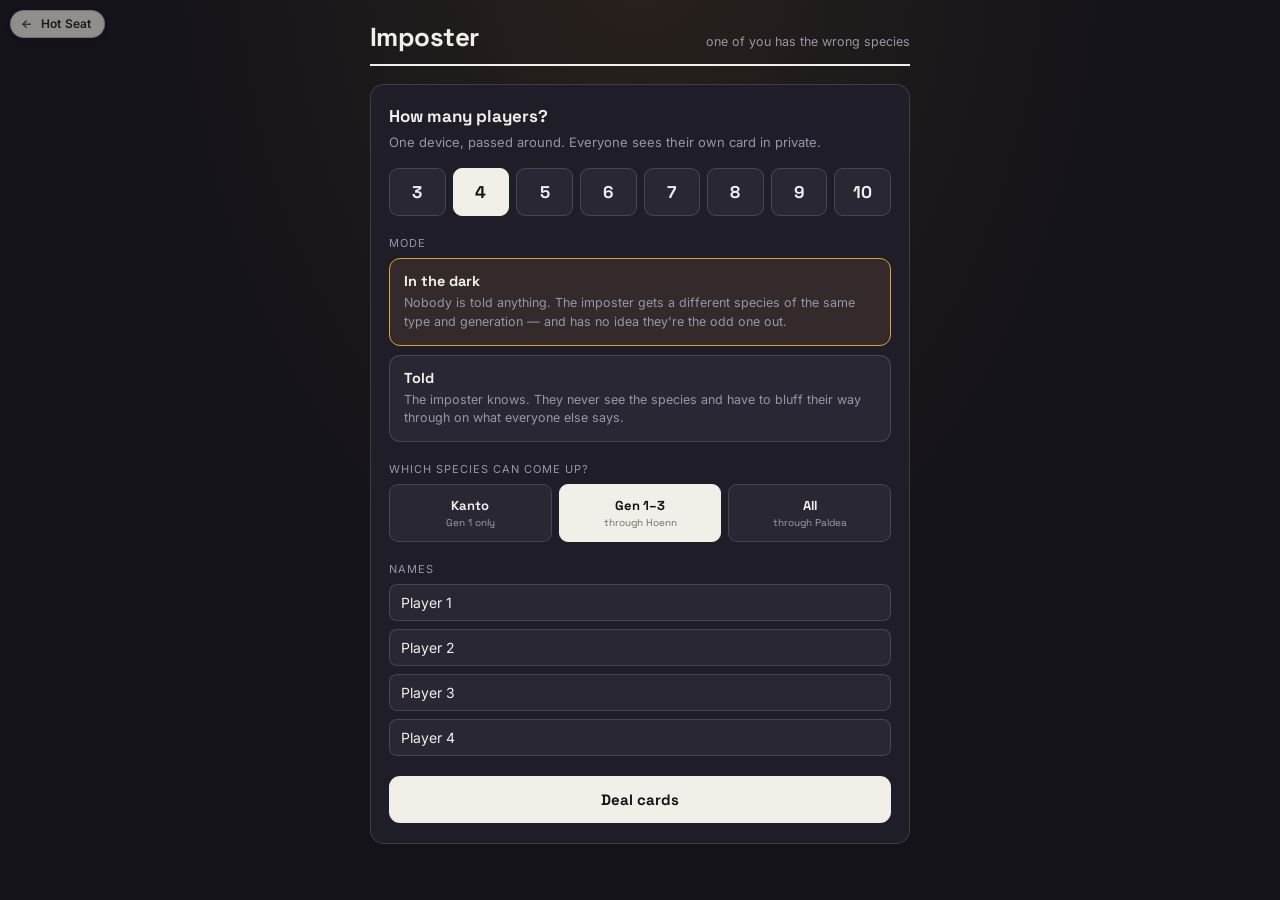
<file: games/imposter.html>
<!DOCTYPE html>
<html lang="en">
<head>
<meta charset="UTF-8">
<meta name="viewport" content="width=device-width, initial-scale=1">
<title>Imposter</title>
<meta name="description" content="A Pokémon hidden-imposter party game for 3–10 players on one screen. Everyone gets the same species except one — same type, same generation.">
<style>
  @import url('https://fonts.googleapis.com/css2?family=Space+Grotesk:wght@500;700&family=Inter:wght@400;500;600&family=VT323&display=swap');

  :root{
    --void:    #14131A;
    --panel:   #1F1D28;
    --panel-2: #2A2734;
    --paper:   #F2EFE9;
    --muted:   #9A94AA;
    --line:    rgba(242,239,233,0.14);
    --amber:   #E0A030;
    --crew:    #4FA88B;
    --danger:  #C2453B;
  }

  *{ box-sizing:border-box; }
  html,body{ margin:0; padding:0; }
  body{
    background: var(--void);
    background-image: radial-gradient(ellipse at 50% -10%, rgba(224,160,48,0.10), transparent 55%);
    color: var(--paper);
    font-family:'Inter',system-ui,sans-serif;
    padding: 20px 14px 44px;
    min-height:100vh;
  }
  .wrap{ max-width: 540px; margin:0 auto; }

  .masthead{
    display:flex; align-items:baseline; justify-content:space-between;
    margin-bottom:18px; padding-bottom:10px; border-bottom:2px solid var(--paper);
  }
  .masthead h1{
    font-family:'Space Grotesk',sans-serif; font-weight:700; font-size:26px;
    margin:0; letter-spacing:-0.02em;
  }
  .masthead .tag{ font-size:12.5px; color:var(--muted); }

  .panel{
    background: var(--panel); border:1px solid var(--line);
    border-radius:14px; padding:20px 18px;
  }
  .panel h2{ font-family:'Space Grotesk',sans-serif; font-size:17px; margin:0 0 5px; }
  .panel .hint{ font-size:13px; color:var(--muted); margin:0 0 16px; line-height:1.55; }

  .seclabel{
    font-size:11px; text-transform:uppercase; letter-spacing:0.09em;
    color:var(--muted); margin:0 0 8px;
  }

  .countrow{ display:flex; gap:7px; flex-wrap:wrap; margin-bottom:20px; }
  .countbtn{
    flex:1; min-width:44px; padding:12px 0; border-radius:9px; cursor:pointer;
    border:1.5px solid var(--line); background:var(--panel-2); color:var(--paper);
    font-family:'Space Grotesk',sans-serif; font-weight:700; font-size:17px;
    transition:all .13s ease;
  }
  .countbtn:hover{ border-color:var(--paper); }
  .countbtn.on{ background:var(--paper); color:var(--void); border-color:var(--paper); }

  .modes{ display:flex; flex-direction:column; gap:9px; margin-bottom:20px; }
  .mode{
    text-align:left; cursor:pointer; padding:13px 14px; border-radius:11px;
    border:1.5px solid var(--line); background:var(--panel-2); color:var(--paper);
    font-family:'Inter',sans-serif; transition:all .13s ease;
  }
  .mode:hover{ border-color:var(--muted); }
  .mode.on{ border-color:var(--amber); background:rgba(224,160,48,0.10); }
  .mode .mt{ font-weight:700; font-size:14.5px; font-family:'Space Grotesk',sans-serif; }
  .mode .md{ font-size:12.5px; color:var(--muted); margin-top:4px; line-height:1.5; }

  .namegrid{ display:flex; flex-direction:column; gap:8px; margin-bottom:20px; }
  .namegrid input{
    width:100%; padding:9px 11px; font-size:14px; border-radius:8px;
    border:1.5px solid var(--line); background:var(--panel-2); color:var(--paper);
    font-family:'Inter',sans-serif;
  }
  .namegrid input:focus{ outline:2px solid var(--amber); outline-offset:1px; }

  button.primary{
    width:100%; padding:14px; border:none; border-radius:11px;
    background:var(--paper); color:var(--void);
    font-family:'Space Grotesk',sans-serif; font-weight:700; font-size:15px;
    cursor:pointer;
  }
  button.primary:hover{ background:#fff; }
  button.primary:disabled{ opacity:.4; cursor:default; }

  button.amber{
    width:100%; padding:14px; border:none; border-radius:11px;
    background:var(--amber); color:#2A1D05;
    font-family:'Space Grotesk',sans-serif; font-weight:700; font-size:15px;
    cursor:pointer;
  }
  button.amber:hover{ filter:brightness(1.08); }

  button.outline{
    width:100%; padding:12px; border-radius:11px; cursor:pointer;
    border:1.5px solid var(--line); background:transparent; color:var(--paper);
    font-family:'Inter',sans-serif; font-weight:600; font-size:14px;
    margin-top:9px;
  }
  button.outline:hover{ border-color:var(--paper); }

  .ghost{
    display:block; width:100%; margin-top:12px; padding:8px; background:none;
    border:none; cursor:pointer; color:var(--muted);
    font-family:'Inter',sans-serif; font-size:12.5px; text-decoration:underline;
  }
  .ghost:hover{ color:var(--paper); }

  /* ---------- pass / card ---------- */

  .passwrap{ text-align:center; padding:14px 0 4px; }
  .progress{
    font-size:11px; text-transform:uppercase; letter-spacing:0.09em;
    color:var(--muted); margin-bottom:22px;
  }
  .passto{
    font-family:'Space Grotesk',sans-serif; font-weight:700;
    font-size:30px; margin-bottom:8px; letter-spacing:-0.02em;
  }
  .passnote{ font-size:13.5px; color:var(--muted); margin-bottom:26px; line-height:1.55; }

  .card{
    border-radius:16px; padding:30px 20px; margin-bottom:20px;
    background:linear-gradient(160deg, var(--panel-2), var(--panel));
    border:1.5px solid var(--line); min-height:190px;
    display:flex; flex-direction:column; align-items:center; justify-content:center;
    gap:10px;
  }
  .card .kicker{
    font-size:11px; text-transform:uppercase; letter-spacing:0.11em; color:var(--muted);
  }
  .card .species{
    font-family:'Space Grotesk',sans-serif; font-weight:700; font-size:32px;
    letter-spacing:-0.02em; line-height:1.15; text-align:center;
  }
  .card .types{ display:flex; gap:6px; margin-top:4px; }
  .badge{
    font-size:11px; text-transform:uppercase; letter-spacing:0.06em;
    padding:4px 9px; border-radius:100px; background:rgba(242,239,233,0.10);
    border:1px solid var(--line); color:var(--paper);
  }
  .card.imposter{ border-color:var(--danger); background:linear-gradient(160deg,#3A1F1F,#241618); }
  .card.imposter .species{ color:#F0A29B; font-size:27px; }
  .card .warn{ font-size:13px; color:var(--muted); text-align:center; line-height:1.55; max-width:30ch; }

  /* ---------- discussion / accuse ---------- */

  .steps{ margin:0 0 18px; padding-left:18px; font-size:13.5px; color:var(--muted); line-height:1.75; }
  .steps b{ color:var(--paper); font-weight:600; }

  .order{ display:flex; flex-wrap:wrap; gap:7px; margin-bottom:20px; }
  .ochip{
    font-size:12.5px; padding:6px 11px; border-radius:100px;
    background:var(--panel-2); border:1px solid var(--line);
  }
  .ochip .n{ color:var(--amber); font-weight:700; margin-right:5px; }

  .votegrid{ display:flex; flex-direction:column; gap:8px; margin-bottom:18px; }
  .vote{
    padding:13px 15px; border-radius:10px; cursor:pointer; text-align:left;
    border:1.5px solid var(--line); background:var(--panel-2); color:var(--paper);
    font-family:'Inter',sans-serif; font-weight:600; font-size:14.5px;
    transition:all .13s ease;
  }
  .vote:hover{ border-color:var(--paper); }
  .vote.on{ border-color:var(--amber); background:rgba(224,160,48,0.12); }

  /* ---------- result ---------- */

  .verdict{
    text-align:center; font-family:'Space Grotesk',sans-serif; font-weight:700;
    font-size:24px; margin-bottom:6px; letter-spacing:-0.02em;
  }
  .verdict.crew{ color:var(--crew); }
  .verdict.imp{ color:var(--danger); }
  .verdict-sub{ text-align:center; font-size:13.5px; color:var(--muted); margin-bottom:22px; line-height:1.55; }

  .rrow{
    display:flex; justify-content:space-between; align-items:center; gap:12px;
    padding:11px 0; border-top:1px solid var(--line); font-size:14px;
  }
  .rrow:first-of-type{ border-top:none; }
  .rrow .who{ font-weight:600; }
  .rrow .what{ color:var(--muted); font-size:13.5px; text-align:right; }
  .rrow.isimp .who{ color:var(--danger); }
  .rrow.isimp .what{ color:#F0A29B; }

  .tally{
    display:flex; gap:12px; margin-bottom:18px;
  }
  .tallybox{
    flex:1; text-align:center; padding:11px 8px; border-radius:10px;
    background:var(--panel-2); border:1px solid var(--line);
  }
  .tallybox .n{ font-family:'Space Grotesk',sans-serif; font-weight:700; font-size:22px; }
  .tallybox .l{ font-size:10.5px; text-transform:uppercase; letter-spacing:0.07em; color:var(--muted); margin-top:2px; }
  .tallybox.crew .n{ color:var(--crew); }
  .tallybox.imp .n{ color:var(--danger); }
</style>
</head>
<body>
<div class="wrap">

  <div class="masthead">
    <h1>Imposter</h1>
    <div class="tag">one of you has the wrong species</div>
  </div>

  <!-- ================= SETUP ================= -->
  <div id="setup">
    <div class="panel">
      <h2>How many players?</h2>
      <p class="hint">One device, passed around. Everyone sees their own card in private.</p>

      <div class="countrow" id="countRow"></div>

      <p class="seclabel">Mode</p>
      <div class="modes" id="modeRow">
        <button class="mode" data-mode="dark">
          <div class="mt">In the dark</div>
          <div class="md">Nobody is told anything. The imposter gets a different species of the same type and generation — and has no idea they're the odd one out.</div>
        </button>
        <button class="mode" data-mode="told">
          <div class="mt">Told</div>
          <div class="md">The imposter knows. They never see the species and have to bluff their way through on what everyone else says.</div>
        </button>
      </div>

      <p class="seclabel">Which species can come up?</p>
      <div class="countrow" id="poolRow"></div>

      <p class="seclabel">Names</p>
      <div class="namegrid" id="nameGrid"></div>

      <button class="primary" id="startBtn">Deal cards</button>
    </div>
  </div>

  <!-- ================= PASS ================= -->
  <div id="pass" style="display:none;">
    <div class="panel">
      <div class="passwrap">
        <div class="progress" id="passProgress"></div>
        <div class="passto" id="passName"></div>
        <div class="passnote">Everyone else: look away.</div>
        <button class="amber" id="showBtn">Show my card</button>
      </div>
    </div>
  </div>

  <!-- ================= CARD ================= -->
  <div id="cardview" style="display:none;">
    <div class="panel">
      <div class="progress" id="cardProgress" style="text-align:center;"></div>
      <div class="card" id="theCard"></div>
      <button class="primary" id="hideBtn">Hide &amp; pass on</button>
    </div>
  </div>

  <!-- ================= DISCUSS ================= -->
  <div id="discuss" style="display:none;">
    <div class="panel">
      <h2>Everyone has seen their card</h2>
      <ol class="steps">
        <li>Go round in order. Say <b>one word</b> about your species — no names, no dex numbers.</li>
        <li>Two laps, then argue about it.</li>
        <li>When you've settled on a suspect, accuse.</li>
      </ol>
      <p class="seclabel">Speaking order</p>
      <div class="order" id="orderRow"></div>
      <button class="primary" id="toAccuseBtn">We're ready to accuse</button>
    </div>
  </div>

  <!-- ================= ACCUSE ================= -->
  <div id="accuse" style="display:none;">
    <div class="panel">
      <h2>Who's the imposter?</h2>
      <p class="hint">Pick together. One tap, no takebacks.</p>
      <div class="votegrid" id="voteGrid"></div>
      <button class="primary" id="lockVoteBtn" disabled>Lock it in</button>
    </div>
  </div>

  <!-- ================= RESULT ================= -->
  <div id="result" style="display:none;">
    <div class="panel">
      <div class="verdict" id="verdict"></div>
      <div class="verdict-sub" id="verdictSub"></div>

      <div class="tally">
        <div class="tallybox crew"><div class="n" id="crewWins">0</div><div class="l">Crew</div></div>
        <div class="tallybox imp"><div class="n" id="impWins">0</div><div class="l">Imposter</div></div>
      </div>

      <div id="resultRows"></div>

      <button class="amber" id="againBtn" style="margin-top:18px;">Next round</button>
      <button class="outline" id="backSetupBtn">Change players / mode</button>
    </div>
  </div>

  <button class="ghost" id="quitBtn" style="display:none;">Restart from setup</button>

</div>

<script src="../data/dex-entries.js"></script>
<script>
const DEX = window.DEX_ENTRIES;

const GENERATIONS = [
  {gen:1, region:"Kanto",       lo:1,   hi:151},
  {gen:2, region:"Johto",       lo:152, hi:251},
  {gen:3, region:"Hoenn",       lo:252, hi:386},
  {gen:4, region:"Sinnoh",      lo:387, hi:493},
  {gen:5, region:"Unova",       lo:494, hi:649},
  {gen:6, region:"Kalos",       lo:650, hi:721},
  {gen:7, region:"Alola",       lo:722, hi:809},
  {gen:8, region:"Galar/Hisui", lo:810, hi:905},
  {gen:9, region:"Paldea",      lo:906, hi:1025},
];

const POOLS = [
  {key:'kanto', label:'Kanto',   hi:151,  note:'Gen 1 only'},
  {key:'early', label:'Gen 1–3', hi:386,  note:'through Hoenn'},
  {key:'all',   label:'All',     hi:1025, note:'through Paldea'},
];

const MIN_PLAYERS = 3;
const MAX_PLAYERS = 10;

let state = {
  count: 4,
  mode: 'dark',           // 'dark' | 'told'
  pool: 'early',
  names: [],
  players: [],            // {name, isImposter, species}
  crewSpecies: null,
  impSpecies: null,
  turn: 0,
  accused: null,
  crewWins: 0,
  impWins: 0,
};

for(let i = 0; i < MAX_PLAYERS; i++) state.names[i] = 'Player ' + (i + 1);

/* ---------------------------- helpers ---------------------------- */

function genOf(num){
  return GENERATIONS.find(g => num >= g.lo && num <= g.hi);
}
function esc(s){
  return String(s).replace(/&/g,'&amp;').replace(/</g,'&lt;').replace(/>/g,'&gt;');
}
function escAttr(s){
  return String(s).replace(/&/g,'&amp;').replace(/"/g,'&quot;').replace(/</g,'&lt;');
}
function show(id){
  ['setup','pass','cardview','discuss','accuse','result'].forEach(s => {
    document.getElementById(s).style.display = (s === id ? 'block' : 'none');
  });
  document.getElementById('quitBtn').style.display = (id === 'setup' ? 'none' : 'block');
  window.scrollTo(0, 0);
}

/* Buckets of species sharing BOTH generation and exact type combination —
   that pairing is what makes the imposter genuinely hard to spot. */
function buildBuckets(maxDex){
  const buckets = {};
  const limit = Math.min(maxDex, DEX.length);
  for(let i = 0; i < limit; i++){
    const row = DEX[i];
    const num = i + 1;
    const g = genOf(num);
    if(!g) continue;
    const types = row[1];
    const key = g.gen + '|' + types.slice().sort().join('/');
    (buckets[key] = buckets[key] || []).push({
      name: row[0], num, types, gen: g.gen, region: g.region,
    });
  }
  return Object.keys(buckets).map(k => buckets[k]).filter(b => b.length >= 2);
}

/* Weighted by bucket size, so common type/gen combos come up more often
   than obscure two-member ones. */
function pickPair(maxDex){
  const buckets = buildBuckets(maxDex);
  const total = buckets.reduce((s, b) => s + b.length, 0);
  let roll = Math.random() * total;
  let bucket = buckets[0];
  for(const b of buckets){
    roll -= b.length;
    if(roll <= 0){ bucket = b; break; }
  }
  const a = Math.floor(Math.random() * bucket.length);
  let b = Math.floor(Math.random() * (bucket.length - 1));
  if(b >= a) b++;
  return [bucket[a], bucket[b]];
}

/* ---------------------------- setup ---------------------------- */

function renderSetup(){
  const row = document.getElementById('countRow');
  row.innerHTML = '';
  for(let n = MIN_PLAYERS; n <= MAX_PLAYERS; n++){
    const b = document.createElement('button');
    b.className = 'countbtn' + (n === state.count ? ' on' : '');
    b.textContent = n;
    b.addEventListener('click', () => { captureNames(); state.count = n; renderSetup(); });
    row.appendChild(b);
  }

  document.querySelectorAll('#modeRow .mode').forEach(el => {
    el.classList.toggle('on', el.getAttribute('data-mode') === state.mode);
    el.onclick = () => { captureNames(); state.mode = el.getAttribute('data-mode'); renderSetup(); };
  });

  const pr = document.getElementById('poolRow');
  pr.innerHTML = '';
  POOLS.forEach(p => {
    const b = document.createElement('button');
    b.className = 'countbtn' + (p.key === state.pool ? ' on' : '');
    b.style.fontSize = '13px';
    b.innerHTML = esc(p.label) + '<div style="font-size:10px;font-weight:400;opacity:.6;margin-top:2px;">' + esc(p.note) + '</div>';
    b.addEventListener('click', () => { captureNames(); state.pool = p.key; renderSetup(); });
    pr.appendChild(b);
  });

  const grid = document.getElementById('nameGrid');
  grid.innerHTML = '';
  for(let i = 0; i < state.count; i++){
    const inp = document.createElement('input');
    inp.type = 'text';
    inp.maxLength = 14;
    inp.value = state.names[i];
    grid.appendChild(inp);
  }
}

function captureNames(){
  document.querySelectorAll('#nameGrid input').forEach((inp, i) => {
    state.names[i] = inp.value.trim() || ('Player ' + (i + 1));
  });
}

function poolMax(){
  return (POOLS.find(p => p.key === state.pool) || POOLS[2]).hi;
}

function deal(){
  const [crew, imp] = pickPair(poolMax());
  state.crewSpecies = crew;
  state.impSpecies  = imp;

  const impIndex = Math.floor(Math.random() * state.count);
  state.players = [];
  for(let i = 0; i < state.count; i++){
    state.players.push({
      name: state.names[i],
      isImposter: i === impIndex,
      species: i === impIndex ? imp : crew,
    });
  }
  state.turn = 0;
  state.accused = null;
}

document.getElementById('startBtn').addEventListener('click', () => {
  captureNames();
  deal();
  renderPass();
  show('pass');
});

/* ---------------------------- pass & reveal ---------------------------- */

function renderPass(){
  const p = state.players[state.turn];
  document.getElementById('passProgress').textContent =
    'Player ' + (state.turn + 1) + ' of ' + state.players.length;
  document.getElementById('passName').textContent = 'Pass to ' + p.name;
}

document.getElementById('showBtn').addEventListener('click', () => {
  const p = state.players[state.turn];
  document.getElementById('cardProgress').textContent =
    p.name + ' — ' + (state.turn + 1) + ' of ' + state.players.length;

  const card = document.getElementById('theCard');

  // In "told" mode the imposter gets a visibly different card.
  // In "dark" mode every card is identical in shape, so nothing gives it away.
  if(state.mode === 'told' && p.isImposter){
    card.className = 'card imposter';
    card.innerHTML =
      '<div class="kicker">Your role</div>' +
      '<div class="species">You are the imposter</div>' +
      '<div class="warn">You don\'t get a species. Listen to what the others say, ' +
      'and give a clue vague enough to pass for one of them.</div>';
  } else {
    const s = p.species;
    card.className = 'card';
    card.innerHTML =
      '<div class="kicker">Your species</div>' +
      '<div class="species">' + esc(s.name) + '</div>' +
      '<div class="types">' +
        s.types.map(t => '<span class="badge">' + esc(t) + '</span>').join('') +
      '</div>';
  }
  show('cardview');
});

document.getElementById('hideBtn').addEventListener('click', () => {
  // Wipe the card immediately — never leave one player's species sitting in
  // the DOM while the device is being handed to the next player.
  const card = document.getElementById('theCard');
  card.className = 'card';
  card.innerHTML = '';

  state.turn++;
  if(state.turn >= state.players.length){
    renderDiscuss();
    show('discuss');
  } else {
    renderPass();
    show('pass');
  }
});

/* ---------------------------- discuss ---------------------------- */

function renderDiscuss(){
  document.getElementById('orderRow').innerHTML = state.players.map((p, i) =>
    '<span class="ochip"><span class="n">' + (i + 1) + '</span>' + esc(p.name) + '</span>'
  ).join('');
}

document.getElementById('toAccuseBtn').addEventListener('click', () => {
  renderAccuse();
  show('accuse');
});

/* ---------------------------- accuse ---------------------------- */

function renderAccuse(){
  state.accused = null;
  document.getElementById('voteGrid').innerHTML = state.players.map((p, i) =>
    '<button class="vote" data-i="' + i + '">' + esc(p.name) + '</button>'
  ).join('');
  document.getElementById('lockVoteBtn').disabled = true;

  document.querySelectorAll('#voteGrid .vote').forEach(btn => {
    btn.addEventListener('click', () => {
      state.accused = parseInt(btn.getAttribute('data-i'), 10);
      document.querySelectorAll('#voteGrid .vote').forEach(b => b.classList.remove('on'));
      btn.classList.add('on');
      document.getElementById('lockVoteBtn').disabled = false;
    });
  });
}

document.getElementById('lockVoteBtn').addEventListener('click', () => {
  renderResult();
  show('result');
});

/* ---------------------------- result ---------------------------- */

function renderResult(){
  const impIndex = state.players.findIndex(p => p.isImposter);
  const imp = state.players[impIndex];
  const caught = state.accused === impIndex;

  if(caught) state.crewWins++; else state.impWins++;

  const v = document.getElementById('verdict');
  v.textContent = caught ? 'Caught them.' : 'They got away.';
  v.className = 'verdict ' + (caught ? 'crew' : 'imp');

  const accusedName = state.players[state.accused].name;
  let sub;
  if(caught){
    sub = esc(imp.name) + ' was the imposter — and you called it.';
  } else {
    sub = 'You accused ' + esc(accusedName) + ', but ' + esc(imp.name) + ' was the imposter.';
  }
  if(state.mode === 'dark'){
    sub += caught
      ? ' They never even knew.'
      : ' They had no idea they were the odd one out.';
  }
  document.getElementById('verdictSub').innerHTML = sub;

  document.getElementById('crewWins').textContent = state.crewWins;
  document.getElementById('impWins').textContent  = state.impWins;

  const rows = state.players.map(p => {
    const what = (state.mode === 'told' && p.isImposter)
      ? 'no species — bluffing'
      : p.species.name;
    return '<div class="rrow' + (p.isImposter ? ' isimp' : '') + '">' +
      '<span class="who">' + esc(p.name) + (p.isImposter ? ' — imposter' : '') + '</span>' +
      '<span class="what">' + esc(what) + '</span>' +
    '</div>';
  }).join('');

  const pairNote =
    '<div class="rrow" style="border-top:2px dashed var(--line);margin-top:6px;">' +
      '<span class="who" style="color:var(--muted);font-weight:400;font-size:13px;">The pair</span>' +
      '<span class="what">' + esc(state.crewSpecies.name) + ' vs ' + esc(state.impSpecies.name) +
      ' · ' + esc(state.crewSpecies.types.join('/')) + ' · ' + esc(state.crewSpecies.region) + '</span>' +
    '</div>';

  document.getElementById('resultRows').innerHTML = rows + pairNote;
}

document.getElementById('againBtn').addEventListener('click', () => {
  deal();
  renderPass();
  show('pass');
});

document.getElementById('backSetupBtn').addEventListener('click', () => {
  renderSetup();
  show('setup');
});

document.getElementById('quitBtn').addEventListener('click', () => {
  state.crewWins = 0;
  state.impWins = 0;
  renderSetup();
  show('setup');
});

renderSetup();
</script>
<script src="../shared/backlink.js"></script>
</body>
</html>
</file>
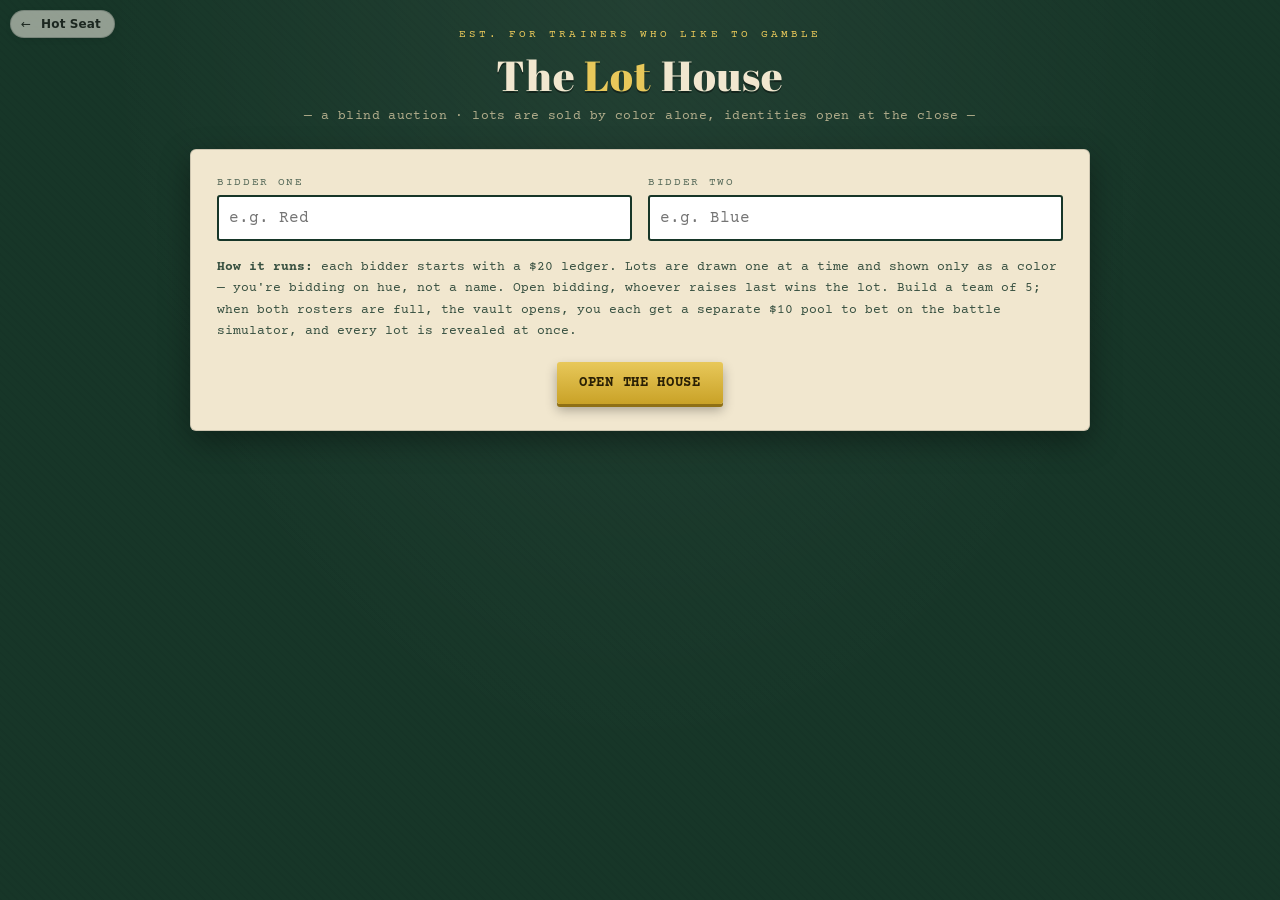
<file: games/lot-house.html>
<!DOCTYPE html>
<html lang="en">
<head>
<meta charset="UTF-8">
<title>The Lot House</title>
<meta name="description" content="A Pokémon blind-auction party game for 2 players. Bid on mystery lots by colour alone, then bet on the battle when identities are revealed.">
<link rel="preconnect" href="https://fonts.googleapis.com">
<link href="https://fonts.googleapis.com/css2?family=Abril+Fatface&family=Courier+Prime:wght@400;700&family=Permanent+Marker&display=swap" rel="stylesheet">
<style>
  :root{
    --felt:#173628;
    --felt-dark:#0e241a;
    --paper:#f1e7cf;
    --paper-dark:#e3d3ab;
    --ink:#20180f;
    --brass:#c9a227;
    --brass-light:#e8c85a;
    --stamp:#a9342f;
    --p1:#b33a3a;
    --p1-dim:#7a2828;
    --p2:#2b5f7a;
    --p2-dim:#1d4256;
  }
  *{box-sizing:border-box;}
  body{
    margin:0;
    min-height:100vh;
    background:
      radial-gradient(ellipse at top, rgba(255,255,255,0.05), transparent 60%),
      repeating-linear-gradient(45deg, rgba(0,0,0,0.03) 0 2px, transparent 2px 6px),
      var(--felt);
    color:var(--paper);
    font-family:'Courier Prime', monospace;
    display:flex;
    justify-content:center;
    padding:28px 14px 60px;
  }
  .wrap{width:100%;max-width:900px;}
  h1,h2,h3{font-family:'Abril Fatface', serif; font-weight:400; margin:0;}
  .eyebrow{
    font-size:11px; letter-spacing:.28em; text-transform:uppercase;
    color:var(--brass-light); text-align:center; margin-bottom:6px;
  }
  .title{
    text-align:center; font-size:42px; color:var(--paper);
    text-shadow:0 2px 0 rgba(0,0,0,0.4);
    letter-spacing:.02em;
  }
  .title span{color:var(--brass-light);}
  .subtitle{
    text-align:center; font-size:13px; color:var(--paper-dark); opacity:.75;
    margin-top:6px; margin-bottom:26px; letter-spacing:.03em;
  }
  .divider{
    height:1px; background:linear-gradient(90deg, transparent, var(--brass), transparent);
    margin:22px 0;
  }
  /* ---- setup ---- */
  .card{
    background:var(--paper); color:var(--ink); border-radius:6px;
    padding:26px; box-shadow:0 10px 30px rgba(0,0,0,0.35);
    border:1px solid rgba(0,0,0,0.15);
  }
  .setup-row{display:flex; gap:16px; flex-wrap:wrap; margin-bottom:16px;}
  .field{flex:1; min-width:200px;}
  .field label{
    display:block; font-size:11px; letter-spacing:.15em; text-transform:uppercase;
    color:var(--felt); opacity:.7; margin-bottom:6px;
  }
  .field input[type=text]{
    width:100%; padding:12px 10px; font-family:'Courier Prime',monospace;
    font-size:16px; border:2px solid var(--felt); border-radius:3px;
    background:#fff; color:var(--ink);
  }
  .swatch-tag{display:inline-block; width:12px; height:12px; border-radius:50%; margin-right:6px; vertical-align:middle;}
  .rules{font-size:12.5px; line-height:1.7; color:var(--felt); opacity:.85; margin-top:10px;}
  button{
    font-family:'Courier Prime',monospace; font-weight:700; cursor:pointer;
    border:none; border-radius:3px; letter-spacing:.05em;
  }
  .btn-brass{
    background:linear-gradient(180deg, var(--brass-light), var(--brass));
    color:#2a2005; padding:13px 22px; font-size:14px; text-transform:uppercase;
    box-shadow:0 3px 0 #8f7015, 0 6px 12px rgba(0,0,0,.3);
    transition:transform .08s;
  }
  .btn-brass:hover{transform:translateY(-1px);}
  .btn-brass:active{transform:translateY(2px); box-shadow:0 1px 0 #8f7015;}
  .btn-brass:disabled{opacity:.35; cursor:not-allowed; transform:none;}
  .btn-outline{
    background:transparent; border:2px solid var(--paper-dark); color:var(--paper);
    padding:11px 20px; font-size:13px; text-transform:uppercase;
  }
  .btn-outline:hover{border-color:var(--brass-light); color:var(--brass-light);}
  .center{text-align:center;}

  /* ---- scoreboard ---- */
  .scoreboard{display:flex; gap:14px; margin-bottom:22px;}
  .plate{
    flex:1; background:var(--paper); border-radius:6px; padding:14px 16px;
    box-shadow:0 6px 16px rgba(0,0,0,.3); position:relative; overflow:hidden;
  }
  .plate::before{
    content:''; position:absolute; left:0; top:0; bottom:0; width:6px;
  }
  .plate.p1::before{background:var(--p1);}
  .plate.p2::before{background:var(--p2);}
  .plate .name{font-family:'Abril Fatface',serif; font-size:19px; color:var(--ink); padding-left:8px;}
  .plate .stat{font-size:12px; color:var(--ink); opacity:.75; padding-left:8px; margin-top:2px;}
  .plate .stat b{opacity:1;}
  .shelf{display:flex; gap:5px; padding-left:8px; margin-top:9px; flex-wrap:wrap;}
  .shelf .mini{
    width:26px; height:26px; border-radius:3px; position:relative;
    box-shadow:inset 0 0 0 1px rgba(0,0,0,.2);
  }
  .shelf .mini .tag{
    position:absolute; bottom:-7px; left:50%; transform:translateX(-50%);
    font-size:8px; background:var(--ink); color:var(--paper); padding:1px 3px; border-radius:2px;
  }
  .shelf .empty{
    width:26px; height:26px; border-radius:3px; border:1.5px dashed rgba(0,0,0,.25);
  }

  /* ---- lot area ---- */
  .round-label{text-align:center; font-size:12px; letter-spacing:.2em; text-transform:uppercase; color:var(--brass-light); margin-bottom:10px;}
  .lot-stage{display:flex; justify-content:center; margin-bottom:20px;}
  .lot-card{
    width:200px; height:250px; border-radius:10px; position:relative;
    box-shadow:0 14px 34px rgba(0,0,0,.45), inset 0 0 0 6px rgba(255,255,255,0.08);
    display:flex; align-items:center; justify-content:center; flex-direction:column;
    transition:transform .3s;
  }
  .lot-card .lotnum{
    position:absolute; top:10px; left:12px; font-size:11px; letter-spacing:.1em;
    background:rgba(0,0,0,.35); padding:3px 8px; border-radius:10px; color:#fff;
  }
  .lot-card .legend-tag{
    position:absolute; top:10px; right:12px; font-size:9.5px; letter-spacing:.1em;
    background:var(--brass-light); color:#2a2005; padding:3px 8px; border-radius:10px;
    font-weight:700; text-transform:uppercase; box-shadow:0 2px 6px rgba(0,0,0,.35);
  }
  .lot-card.legendary{
    box-shadow:0 14px 34px rgba(0,0,0,.45), inset 0 0 0 6px rgba(255,255,255,0.08), 0 0 0 3px var(--brass-light), 0 0 24px rgba(232,200,90,0.55);
  }
  .lot-card .qmark{font-family:'Abril Fatface',serif; font-size:64px; color:rgba(255,255,255,0.55); text-shadow:0 2px 6px rgba(0,0,0,.4);}
  .lot-card .colorname{
    font-family:'Abril Fatface',serif; font-size:22px; color:#fff; letter-spacing:.04em;
    text-shadow:0 2px 6px rgba(0,0,0,.5); margin-top:6px; text-transform:uppercase;
  }
  .lot-card .hint{font-size:10.5px; color:rgba(255,255,255,0.75); letter-spacing:.12em; text-transform:uppercase; margin-top:4px;}

  /* ---- bidding panel ---- */
  .bid-panel{background:var(--paper); border-radius:8px; padding:20px; box-shadow:0 10px 26px rgba(0,0,0,.35); color:var(--ink);}
  .bid-status{text-align:center; margin-bottom:16px;}
  .current-bid{font-family:'Abril Fatface',serif; font-size:38px;}
  .held-by{font-size:12px; letter-spacing:.1em; text-transform:uppercase; opacity:.7;}
  .turn-banner{
    text-align:center; padding:9px; border-radius:5px; font-size:13px;
    letter-spacing:.1em; text-transform:uppercase; margin-bottom:16px; color:#fff;
  }
  .turn-banner.p1{background:var(--p1);}
  .turn-banner.p2{background:var(--p2);}
  .bid-controls{display:flex; gap:10px; align-items:center; justify-content:center; flex-wrap:wrap;}
  .stepper{display:flex; align-items:center; gap:8px; background:#fff; border:2px solid var(--felt); border-radius:5px; padding:6px 10px;}
  .stepper button{background:var(--felt); color:var(--paper); width:26px; height:26px; border-radius:4px; font-size:16px; line-height:1;}
  .stepper .amt{font-size:20px; min-width:44px; text-align:center; font-weight:700;}
  .no-budget-note{text-align:center; font-size:11.5px; color:var(--stamp); margin-top:10px; letter-spacing:.03em;}

  /* ---- SOLD stamp ---- */
  .sold-overlay{
    position:fixed; inset:0; display:flex; align-items:center; justify-content:center;
    background:rgba(0,0,0,0); pointer-events:none; z-index:50;
  }
  .stamp{
    font-family:'Permanent Marker', cursive; font-size:64px; color:var(--stamp);
    border:6px solid var(--stamp); border-radius:10px; padding:6px 34px;
    transform:scale(3) rotate(-18deg); opacity:0;
    text-transform:uppercase;
  }
  .stamp.show{ animation: slam .55s ease-out forwards; }
  @keyframes slam{
    0%{transform:scale(3) rotate(-18deg); opacity:0;}
    60%{transform:scale(0.92) rotate(-12deg); opacity:1;}
    80%{transform:scale(1.05) rotate(-12deg);}
    100%{transform:scale(1) rotate(-12deg); opacity:1;}
  }

  .log{margin-top:22px; font-size:11.5px; color:var(--paper-dark); opacity:.65; text-align:center; line-height:1.8; min-height:20px;}

  /* ---- reveal ---- */
  .vault-title{text-align:center; margin-bottom:6px;}
  .reveal-cols{display:flex; gap:20px; margin-top:24px; flex-wrap:wrap;}
  .reveal-col{flex:1; min-width:260px;}
  .reveal-col h3{font-size:20px; margin-bottom:12px;}
  .reveal-col.p1 h3{color:var(--p1);} .reveal-col.p2 h3{color:var(--p2);}
  .flip-row{
    display:flex; align-items:center; gap:12px; background:var(--paper); color:var(--ink);
    border-radius:6px; padding:10px 12px; margin-bottom:8px; box-shadow:0 5px 14px rgba(0,0,0,.28);
    opacity:0; transform:translateY(8px); animation:riseIn .5s forwards;
  }
  @keyframes riseIn{to{opacity:1; transform:translateY(0);}}
  .flip-swatch{width:44px; height:44px; border-radius:5px; flex-shrink:0; box-shadow:inset 0 0 0 1px rgba(0,0,0,.2);}
  .flip-info{flex:1;}
  .flip-info .pname{font-family:'Abril Fatface',serif; font-size:16px;}
  .flip-types{display:flex; gap:5px; margin-top:3px;}
  .type-pill{font-size:9.5px; text-transform:uppercase; letter-spacing:.05em; color:#fff; padding:2px 7px; border-radius:9px; text-shadow:0 1px 2px rgba(0,0,0,.55);}
  .flip-price{font-size:13px; font-weight:700; opacity:.75;}
  .totals{display:flex; gap:14px; margin-top:22px;}
  .totals .plate{text-align:center;}
  .hidden{display:none !important;}

  /* ---- betting ---- */
  .bet-row{display:flex; gap:16px; flex-wrap:wrap; margin-top:16px;}
  .bet-card{flex:1; min-width:230px; background:var(--paper-dark); border-radius:6px; padding:14px;}
  .bet-card .bname{font-family:'Abril Fatface',serif; font-size:16px; margin-bottom:2px;}
  .bet-card .bnote{font-size:11px; opacity:.65; margin-bottom:10px;}
  .pick-btns{display:flex; gap:8px; margin-bottom:10px;}
  .pick-btn{
    flex:1; padding:9px 6px; font-size:12px; border-radius:4px;
    border:2px solid var(--felt); background:#fff; color:var(--felt);
  }
  .pick-btn.active{background:var(--felt); color:var(--paper);}
  .wager-row{display:flex; align-items:center; gap:8px; font-size:12px;}
  .wager-row input{
    width:70px; padding:6px 8px; border:2px solid var(--felt); border-radius:4px;
    font-family:'Courier Prime',monospace; font-size:14px;
  }
  #battleLog{background:var(--paper); color:var(--ink); min-height:40px;}
  .duel-line{opacity:0; transform:translateY(6px); animation:riseIn .4s forwards;}
  .duel-line b{color:var(--stamp);}
  .verdict-text{font-family:'Abril Fatface',serif; font-size:26px; color:var(--brass-light); text-shadow:0 2px 6px rgba(0,0,0,.4);}

</style>
</head>
<body>
<div class="wrap">
  <div class="eyebrow">Est. for trainers who like to gamble</div>
  <h1 class="title">The <span>Lot</span> House</h1>
  <p class="subtitle">— a blind auction · lots are sold by color alone, identities open at the close —</p>

  <!-- SETUP -->
  <div id="setup" class="card">
    <div class="setup-row">
      <div class="field">
        <label>Bidder One</label>
        <input type="text" id="p1name" placeholder="e.g. Red" maxlength="14">
      </div>
      <div class="field">
        <label>Bidder Two</label>
        <input type="text" id="p2name" placeholder="e.g. Blue" maxlength="14">
      </div>
    </div>
    <div class="rules">
      <b>How it runs:</b> each bidder starts with a $20 ledger. Lots are drawn one at a time and shown only as a color — you're bidding on hue, not a name. Open bidding, whoever raises last wins the lot. Build a team of 5; when both rosters are full, the vault opens, you each get a separate $10 pool to bet on the battle simulator, and every lot is revealed at once.
    </div>
    <div class="center" style="margin-top:20px;">
      <button class="btn-brass" onclick="startGame()">Open The House</button>
    </div>
  </div>

  <!-- GAME -->
  <div id="game" class="hidden">
    <div class="scoreboard">
      <div class="plate p1">
        <div class="name" id="p1label">—</div>
        <div class="stat">Ledger: <b id="p1budget">$20</b> &nbsp;·&nbsp; Roster: <b id="p1count">0/5</b></div>
        <div class="shelf" id="p1shelf"></div>
      </div>
      <div class="plate p2">
        <div class="name" id="p2label">—</div>
        <div class="stat">Ledger: <b id="p2budget">$20</b> &nbsp;·&nbsp; Roster: <b id="p2count">0/5</b></div>
        <div class="shelf" id="p2shelf"></div>
      </div>
    </div>

    <div class="round-label" id="roundLabel">LOT 1</div>
    <div class="lot-stage">
      <div class="lot-card" id="lotCard">
        <div class="lotnum" id="lotNum">#1</div>
        <div class="legend-tag hidden" id="legendTag">Rare</div>
        <div class="qmark">?</div>
        <div class="colorname" id="colorName">—</div>
        <div class="hint">mystery lot</div>
      </div>
    </div>

    <div class="bid-panel">
      <div class="bid-status">
        <div class="current-bid" id="currentBid">No bids yet</div>
        <div class="held-by" id="heldBy"></div>
      </div>
      <div class="turn-banner" id="turnBanner">—</div>
      <div class="bid-controls" id="bidControls">
        <div class="stepper">
          <button onclick="stepBid(-1)">−</button>
          <div class="amt" id="stepAmt">1</div>
          <button onclick="stepBid(1)">+</button>
        </div>
      </div>
      <div class="bid-controls" style="margin-top:10px;">
        <button class="btn-brass" id="placeBidBtn0" onclick="placeBidFor(0)">Bid — Player 1</button>
        <button class="btn-brass" id="placeBidBtn1" onclick="placeBidFor(1)">Bid — Player 2</button>
      </div>
      <div class="bid-controls" style="margin-top:10px;">
        <button class="btn-outline" id="passBtn" onclick="passTurn()" style="color:var(--ink); border-color:var(--ink);">Pass</button>
      </div>
      <div class="no-budget-note hidden" id="noBudgetNote"></div>
    </div>

    <div class="log" id="log"></div>
  </div>

  <!-- REVEAL -->
  <div id="reveal" class="hidden">
    <h2 class="vault-title center">The Vault Opens</h2>
    <p class="subtitle">every lot, unmasked</p>
    <div class="reveal-cols">
      <div class="reveal-col p1">
        <h3 id="rev1name">—</h3>
        <div id="rev1list"></div>
      </div>
      <div class="reveal-col p2">
        <h3 id="rev2name">—</h3>
        <div id="rev2list"></div>
      </div>
    </div>
    <div class="totals">
      <div class="plate p1"><div class="name" id="tot1name">—</div><div class="stat" id="tot1stat"></div></div>
      <div class="plate p2"><div class="name" id="tot2name">—</div><div class="stat" id="tot2stat"></div></div>
    </div>

    <div class="divider"></div>

    <div id="battlePrep" class="card">
      <h3 class="center" style="margin-bottom:6px;">Place Your Bets</h3>
      <p class="rules center">Before the battle simulator runs, each trainer calls the winner — and can back it with part of what's left in their ledger.</p>
      <div class="bet-row" id="betRow"></div>
      <div class="center" style="margin-top:18px;">
        <button class="btn-brass" id="simulateBtn" onclick="runBattle()" disabled>Simulate Battle</button>
      </div>
    </div>

    <div id="battleResults" class="hidden">
      <h3 class="center" style="margin-top:22px;">The Showdown</h3>
      <div class="card" id="battleLog" style="font-size:13px; line-height:1.9;"></div>
      <div class="center" id="battleVerdict" style="margin-top:14px;"></div>
      <div class="center" id="betVerdict" style="margin-top:6px; font-size:13px; opacity:.85;"></div>
    </div>

    <div class="center" style="margin-top:24px;">
      <button class="btn-outline" onclick="location.reload()">Run It Back</button>
    </div>
  </div>
</div>

<div class="sold-overlay" id="soldOverlay"><div class="stamp" id="stamp">SOLD</div></div>

<script src="../data/dex-entries.js"></script>
<script>
const POKEDEX = window.DEX_ENTRIES;

// Used only for the small type badges on the reveal screen —
// the mystery-lot swatches themselves use each species's real body color.
const TYPE_BADGE_COLOR = {
  normal:'#A8A878', fire:'#F08030', water:'#6890F0', electric:'#F8D030', grass:'#78C850',
  ice:'#98D8D8', fighting:'#C03028', poison:'#A040A0', ground:'#E0C068', flying:'#A890F0',
  psychic:'#F85888', bug:'#A8B820', rock:'#B8A038', ghost:'#705898', dragon:'#7038F8',
  dark:'#705848', steel:'#B8B8D0', fairy:'#EE99AC'
};

// The "Rare" tag shown on a lot card is deliberately unreliable: it's a rumor,
// not a fact. RARE_TAG_TRUE_RATE = chance a genuinely legendary lot gets tagged.
// RARE_TAG_FALSE_RATE = chance an ordinary lot gets tagged as a bluff.
// With roughly half the pool being legendary, these give ~30% odds that a
// tagged lot is actually legendary once it's revealed.
// Starting ledger each bidder gets for the draft auction.
const STARTING_BUDGET = 20;
// Separate pool each bidder gets purely for wagering on the battle
// simulator — independent of whatever's left in their draft ledger.
const BET_BUDGET = 10;

const RARE_TAG_TRUE_RATE = 0.15;
const RARE_TAG_FALSE_RATE = 0.35;

function shuffledPool(){
  const arr = POKEDEX.map(([name,types,color,colorName,legendary])=>({name, types, color, colorName, legendary: !!legendary}));
  for(let i=arr.length-1;i>0;i--){
    const j = Math.floor(Math.random()*(i+1));
    [arr[i],arr[j]]=[arr[j],arr[i]];
  }
  return arr;
}

function swatchStyle(lot){
  return `background:${lot.color};`;
}

let state = null;

function startGame(){
  const n1 = document.getElementById('p1name').value.trim() || 'Bidder One';
  const n2 = document.getElementById('p2name').value.trim() || 'Bidder Two';
  state = {
    players: [
      {name:n1, budget:STARTING_BUDGET, betBudget:BET_BUDGET, team:[]},
      {name:n2, budget:STARTING_BUDGET, betBudget:BET_BUDGET, team:[]}
    ],
    pool: shuffledPool(),
    lotCounter: 0,
    starter: 0,          // who nominates/acts first this round
    acting: 0,            // whose turn right now
    currentBid: 0,
    currentBidder: null,
    currentLot: null,
    logLines: []
  };
  document.getElementById('p1label').textContent = n1;
  document.getElementById('p2label').textContent = n2;
  document.getElementById('setup').classList.add('hidden');
  document.getElementById('game').classList.remove('hidden');
  nextLot();
}

function pushLog(text){
  state.logLines.unshift(text);
  state.logLines = state.logLines.slice(0,4);
  document.getElementById('log').innerHTML = state.logLines.join('<br>');
}

function nextLot(){
  if(state.players[0].team.length>=5 && state.players[1].team.length>=5){
    return finishGame();
  }
  // whichever player still needs picks; if pool runs low, recycle unused
  if(state.pool.length===0){
    state.pool = shuffledPool().filter(p => !state.players.some(pl => pl.team.some(t=>t.name===p.name)));
  }
  state.currentLot = state.pool.pop();
  // The "Rare" tag is a rumor, not a fact: it's shown on some legendary lots
  // and, more often, planted on ordinary ones as a bluff — so that seeing the
  // tag only means a ~30% chance the lot is actually legendary.
  const tagRoll = Math.random();
  state.currentLot.tagShown = state.currentLot.legendary
    ? tagRoll < RARE_TAG_TRUE_RATE
    : tagRoll < RARE_TAG_FALSE_RATE;
  state.lotCounter++;
  state.currentBid = 0;
  state.currentBidder = null;
  state.noBidPassCount = 0;
  state.acting = state.starter;
  renderLot();
  renderBidding();
  renderScoreboard();
  checkAutoPass();
}

// If it's the turn of a player whose roster is already full, they have
// no valid move — auto-pass for them so the other player can keep drafting.
function checkAutoPass(){
  const actingPlayer = state.players[state.acting];
  if(actingPlayer.team.length >= 5){
    setTimeout(passTurn, 500);
  }
}

function renderLot(){
  document.getElementById('roundLabel').textContent = `LOT ${state.lotCounter}`;
  document.getElementById('lotNum').textContent = `#${state.lotCounter}`;
  const card = document.getElementById('lotCard');
  card.setAttribute('style', swatchStyle(state.currentLot));
  card.classList.toggle('legendary', !!state.currentLot.tagShown);
  document.getElementById('legendTag').classList.toggle('hidden', !state.currentLot.tagShown);
  document.getElementById('colorName').textContent = state.currentLot.colorName;
}

// A player must always keep at least $1 available for every pick they still
// need after this one (5 total, minus what they already have, minus the one
// they're bidding on now). This caps how much they can spend on the current lot.
function maxAffordableBid(player){
  const picksNeededAfterThis = Math.max(0, 4 - player.team.length);
  return Math.max(0, player.budget - picksNeededAfterThis);
}

function minBidStep(){ return 1; }

function stepBid(delta){
  const el = document.getElementById('stepAmt');
  let v = parseInt(el.textContent,10) + delta;
  const floor = state.currentBid + 1;
  if(v < floor) v = floor;
  const actingPlayer = state.players[state.acting];
  const cap = maxAffordableBid(actingPlayer);
  if(v > cap) v = cap;
  if(v < floor) v = floor; // in case cap < floor, leave as floor (button disabled anyway)
  el.textContent = v;
}

function renderBidding(){
  const cb = document.getElementById('currentBid');
  const hb = document.getElementById('heldBy');
  if(state.currentBidder===null){
    cb.textContent = 'No bids yet';
    hb.textContent = '';
  } else {
    cb.textContent = `$${state.currentBid}`;
    hb.textContent = `held by ${state.players[state.currentBidder].name.toUpperCase()}`;
  }

  const actingIdx = state.acting;
  const actingPlayer = state.players[actingIdx];
  const banner = document.getElementById('turnBanner');
  banner.className = 'turn-banner ' + (actingIdx===0?'p1':'p2');
  banner.textContent = `${actingPlayer.name}'s move`;

  const stepEl = document.getElementById('stepAmt');
  const floor = state.currentBid + 1;
  stepEl.textContent = Math.min(floor, Math.max(floor, floor));
  if(parseInt(stepEl.textContent,10) < floor) stepEl.textContent = floor;
  stepEl.textContent = Math.max(floor, parseInt(stepEl.textContent,10)||floor);
  stepEl.textContent = floor;

  const placeBtn0 = document.getElementById('placeBidBtn0');
  const placeBtn1 = document.getElementById('placeBidBtn1');
  const passBtn = document.getElementById('passBtn');
  const note = document.getElementById('noBudgetNote');

  const rosterFull = actingPlayer.team.length >= 5;
  const cap = maxAffordableBid(actingPlayer);
  const canBid = !rosterFull && cap >= floor;

  placeBtn0.textContent = `Bid $${floor} — ${state.players[0].name}`;
  placeBtn1.textContent = `Bid $${floor} — ${state.players[1].name}`;
  // Only the player whose turn it is can ever click a live "Bid" button —
  // the other player's button stays disabled until the turn passes to them.
  placeBtn0.disabled = !(actingIdx===0 && canBid);
  placeBtn1.disabled = !(actingIdx===1 && canBid);
  passBtn.disabled = rosterFull; // auto-pass will fire for them instead

  if(rosterFull){
    note.classList.remove('hidden');
    note.textContent = `${actingPlayer.name}'s roster is full — passing automatically.`;
  } else if(!canBid && actingPlayer.budget < floor){
    note.classList.remove('hidden');
    note.textContent = `${actingPlayer.name} can't cover another dollar — must pass.`;
  } else if(!canBid){
    note.classList.remove('hidden');
    note.textContent = `${actingPlayer.name} can bid at most $${cap} — the rest is reserved for the remaining picks.`;
  } else {
    note.classList.add('hidden');
  }
}

function placeBidFor(playerIdx){
  // Safety check: a bid only counts if it's actually that player's turn —
  // their button is disabled otherwise, but guard here too.
  if(playerIdx !== state.acting) return;
  const actingIdx = state.acting;
  const actingPlayer = state.players[actingIdx];
  if(actingPlayer.team.length >= 5) return; // roster full, no valid bid
  const amt = parseInt(document.getElementById('stepAmt').textContent,10);
  if(amt <= state.currentBid || amt > maxAffordableBid(actingPlayer)) return;
  state.currentBid = amt;
  state.currentBidder = actingIdx;
  state.acting = 1 - actingIdx;
  pushLog(`${actingPlayer.name} bids $${amt} on Lot ${state.lotCounter}.`);
  renderBidding();
  checkAutoPass();
}

function passTurn(){
  const actingIdx = state.acting;
  const actingPlayer = state.players[actingIdx];
  if(state.currentBidder===null){
    // Nobody has bid yet. A single pass shouldn't kill the lot — it just
    // hands the other player a chance to open the bidding themselves.
    state.noBidPassCount = (state.noBidPassCount||0) + 1;
    if(state.noBidPassCount < 2){
      pushLog(`${actingPlayer.name} passes on Lot ${state.lotCounter} — ${state.players[1-actingIdx].name} gets first crack at it.`);
      state.acting = 1 - actingIdx;
      renderBidding();
      checkAutoPass();
      return;
    }
    // Both players passed with no bid on the table — lot truly goes unsold.
    pushLog(`Both pass — Lot ${state.lotCounter} goes unsold.`);
    state.starter = 1 - state.starter;
    nextLot();
    return;
  }
  // resolve sale
  const winnerIdx = state.currentBidder;
  const winner = state.players[winnerIdx];
  const price = state.currentBid;
  winner.budget -= price;
  winner.team.push({name: state.currentLot.name, types: state.currentLot.types, color: state.currentLot.color, colorName: state.currentLot.colorName, legendary: state.currentLot.legendary, tagShown: state.currentLot.tagShown, price});
  pushLog(`${actingPlayer.name} passes. ${winner.name} takes Lot ${state.lotCounter} for $${price}.`);
  slamStamp();
  state.starter = 1 - state.starter;
  renderScoreboard();
  setTimeout(()=>{ nextLot(); }, 650);
}

function slamStamp(){
  const overlay = document.getElementById('soldOverlay');
  const stamp = document.getElementById('stamp');
  stamp.classList.remove('show');
  void stamp.offsetWidth;
  stamp.classList.add('show');
  setTimeout(()=>{ stamp.classList.remove('show'); }, 700);
}

function renderScoreboard(){
  [0,1].forEach(i=>{
    const p = state.players[i];
    const pre = 'p'+(i+1);
    document.getElementById(pre+'budget').textContent = `$${p.budget}`;
    document.getElementById(pre+'count').textContent = `${p.team.length}/5`;
    const shelf = document.getElementById(pre+'shelf');
    shelf.innerHTML = '';
    p.team.forEach(t=>{
      const d = document.createElement('div');
      d.className = 'mini';
      d.setAttribute('style', swatchStyle(t));
      d.title = t.colorName; // true rarity stays secret until the vault opens
      const tag = document.createElement('div');
      tag.className='tag'; tag.textContent = '$'+t.price;
      d.appendChild(tag);
      shelf.appendChild(d);
    });
    for(let k=p.team.length;k<5;k++){
      const d = document.createElement('div');
      d.className='empty';
      shelf.appendChild(d);
    }
  });
}

function typePill(t){
  return `<span class="type-pill" style="background:${TYPE_BADGE_COLOR[t]}">${t}</span>`;
}

function finishGame(){
  document.getElementById('game').classList.add('hidden');
  const reveal = document.getElementById('reveal');
  reveal.classList.remove('hidden');
  [0,1].forEach(i=>{
    const p = state.players[i];
    document.getElementById(`rev${i+1}name`).textContent = p.name;
    const list = document.getElementById(`rev${i+1}list`);
    list.innerHTML='';
    p.team.forEach((t,idx)=>{
      const row = document.createElement('div');
      row.className='flip-row';
      row.style.animationDelay = (idx*0.18 + i*0.09)+'s';
      row.innerHTML = `
        <div class="flip-swatch" style="${swatchStyle(t)}"></div>
        <div class="flip-info">
          <div class="pname">${t.name}</div>
          <div class="flip-types"><span class="type-pill" style="background:${t.color};">${t.colorName}</span>${t.types.map(typePill).join('')}${t.tagShown ? `<span class="type-pill" style="background:${t.legendary ? '#2f8f4e' : '#a9342f'};">${t.legendary ? 'Rare — confirmed' : 'Rare — bluff'}</span>` : ''}</div>
        </div>
        <div class="flip-price">$${t.price}</div>
      `;
      list.appendChild(row);
    });
    document.getElementById(`tot${i+1}name`).textContent = p.name;
    document.getElementById(`tot${i+1}stat`).textContent = `Spent $${STARTING_BUDGET-p.budget} of $${STARTING_BUDGET} · $${p.budget} left in the ledger`;
  });
  setupBetting();
}

// ---------------- Battle betting + simulator ----------------

function setupBetting(){
  state.bets = [
    {prediction: null, wager: 0},
    {prediction: null, wager: 0}
  ];
  const row = document.getElementById('betRow');
  row.innerHTML = '';
  [0,1].forEach(i=>{
    const p = state.players[i];
    const other = state.players[1-i];
    const card = document.createElement('div');
    card.className = 'bet-card';
    card.innerHTML = `
      <div class="bname">${p.name}'s Bet</div>
      <div class="bnote">$${p.betBudget} bet pool available (separate from your draft ledger)</div>
      <div class="pick-btns">
        <button class="pick-btn" id="pick-${i}-${i}" onclick="pickWinner(${i},${i})">Team ${p.name}</button>
        <button class="pick-btn" id="pick-${i}-${1-i}" onclick="pickWinner(${i},${1-i})">Team ${other.name}</button>
      </div>
      <div class="wager-row">
        <span>Wager $</span>
        <input type="number" id="wager-${i}" min="0" max="${p.betBudget}" value="0" onchange="setWager(${i}, this.value)">
        <span>/ $${p.betBudget}</span>
      </div>
    `;
    row.appendChild(card);
  });
}

function pickWinner(playerIdx, teamIdx){
  state.bets[playerIdx].prediction = teamIdx;
  [0,1].forEach(t=>{
    document.getElementById(`pick-${playerIdx}-${t}`).classList.toggle('active', t===teamIdx);
  });
  checkBetsReady();
}

function setWager(playerIdx, val){
  const p = state.players[playerIdx];
  let amt = parseInt(val,10);
  if(isNaN(amt) || amt < 0) amt = 0;
  if(amt > p.betBudget) amt = p.betBudget;
  state.bets[playerIdx].wager = amt;
  document.getElementById(`wager-${playerIdx}`).value = amt;
}

function checkBetsReady(){
  const ready = state.bets[0].prediction !== null && state.bets[1].prediction !== null;
  document.getElementById('simulateBtn').disabled = !ready;
}

function powerScore(pokemon){
  const base = 40 + Math.random()*40; // 40-80
  const legendaryBonus = pokemon.legendary ? 25 : 0;
  return base + legendaryBonus + Math.random()*10;
}

// Rates a team as a whole (not pick-by-pick): raw power, legendary weight,
// and type coverage all factor into one composite score.
function computeTeamComp(team){
  let totalPower = 0;
  let legendaryCount = 0;
  const typesSeen = new Set();
  team.forEach(mon=>{
    totalPower += powerScore(mon);
    if(mon.legendary) legendaryCount++;
    mon.types.forEach(t=>typesSeen.add(t));
  });
  const typeCoverage = typesSeen.size;
  const avgPower = totalPower / team.length;
  const composite = totalPower + legendaryCount*12 + typeCoverage*4;
  return {totalPower, avgPower, legendaryCount, typeCoverage, composite};
}

function runBattle(){
  document.getElementById('simulateBtn').disabled = true;
  document.querySelectorAll('#betRow .pick-btn, #betRow input').forEach(el => el.disabled = true);

  const teamA = state.players[0].team;
  const teamB = state.players[1].team;
  const nameA = state.players[0].name;
  const nameB = state.players[1].name;
  const log = document.getElementById('battleLog');
  log.innerHTML = '';
  document.getElementById('battleResults').classList.remove('hidden');
  document.getElementById('battleVerdict').innerHTML = '';
  document.getElementById('betVerdict').innerHTML = '';

  const compA = computeTeamComp(teamA);
  const compB = computeTeamComp(teamB);

  const rows = [
    {label:'Average Power', a: compA.avgPower.toFixed(1), b: compB.avgPower.toFixed(1), edge: compA.avgPower>=compB.avgPower?0:1},
    {label:'Legendaries on Roster', a: compA.legendaryCount, b: compB.legendaryCount, edge: compA.legendaryCount>=compB.legendaryCount?0:1},
    {label:'Type Coverage', a: compA.typeCoverage, b: compB.typeCoverage, edge: compA.typeCoverage>=compB.typeCoverage?0:1},
    {label:'Overall Comp Score', a: compA.composite.toFixed(0), b: compB.composite.toFixed(0), edge: compA.composite>=compB.composite?0:1}
  ];

  rows.forEach((r, idx)=>{
    setTimeout(()=>{
      const line = document.createElement('div');
      line.className = 'duel-line';
      const edgeName = r.edge===0 ? nameA : nameB;
      line.innerHTML = `${r.label}: <b>${nameA} ${r.a}</b> vs <b>${nameB} ${r.b}</b> — edge ${edgeName}.`;
      log.appendChild(line);
    }, idx*550);
  });

  setTimeout(()=>{
    const winnerIdx = compA.composite >= compB.composite ? 0 : 1;
    const winner = state.players[winnerIdx];
    const winnerScore = winnerIdx===0 ? compA.composite : compB.composite;
    const otherScore = winnerIdx===0 ? compB.composite : compA.composite;
    const verdict = document.getElementById('battleVerdict');
    verdict.innerHTML = `<div class="verdict-text">Team ${winner.name} has the better comp — ${winnerScore.toFixed(0)} to ${otherScore.toFixed(0)}!</div>`;
    resolveBets(winnerIdx);
  }, rows.length*550 + 400);
}

function resolveBets(winnerIdx){
  const correct = state.bets.map(b => b.prediction === winnerIdx);
  const betVerdict = document.getElementById('betVerdict');
  let lines = [];

  state.players.forEach((p,i)=>{
    const calledTeam = state.players[state.bets[i].prediction].name;
    lines.push(`${p.name} called Team ${calledTeam}${state.bets[i].wager>0 ? ` for $${state.bets[i].wager}`:''} — ${correct[i] ? 'correct!' : 'wrong.'}`);
  });

  if(correct[0] !== correct[1]){
    const winI = correct[0] ? 0 : 1;
    const loseI = 1 - winI;
    const stake = state.bets[loseI].wager;
    if(stake > 0){
      state.players[winI].betBudget += stake;
      state.players[loseI].betBudget -= stake;
      lines.push(`${state.players[winI].name} collects $${stake} off ${state.players[loseI].name}'s bad call.`);
    } else {
      lines.push(`${state.players[winI].name} called it right — no wager on the table though.`);
    }
  } else if(correct[0] && correct[1]){
    lines.push(`Both trainers called it — no money changes hands.`);
  } else {
    lines.push(`Both trainers called it wrong — the house keeps quiet on this one.`);
  }

  lines.push(`Bet pool remaining — ${state.players[0].name}: $${state.players[0].betBudget} · ${state.players[1].name}: $${state.players[1].betBudget}`);

  betVerdict.innerHTML = lines.join('<br>');
}
</script>
<script src="../shared/backlink.js"></script>
</body>
</html>
</file>
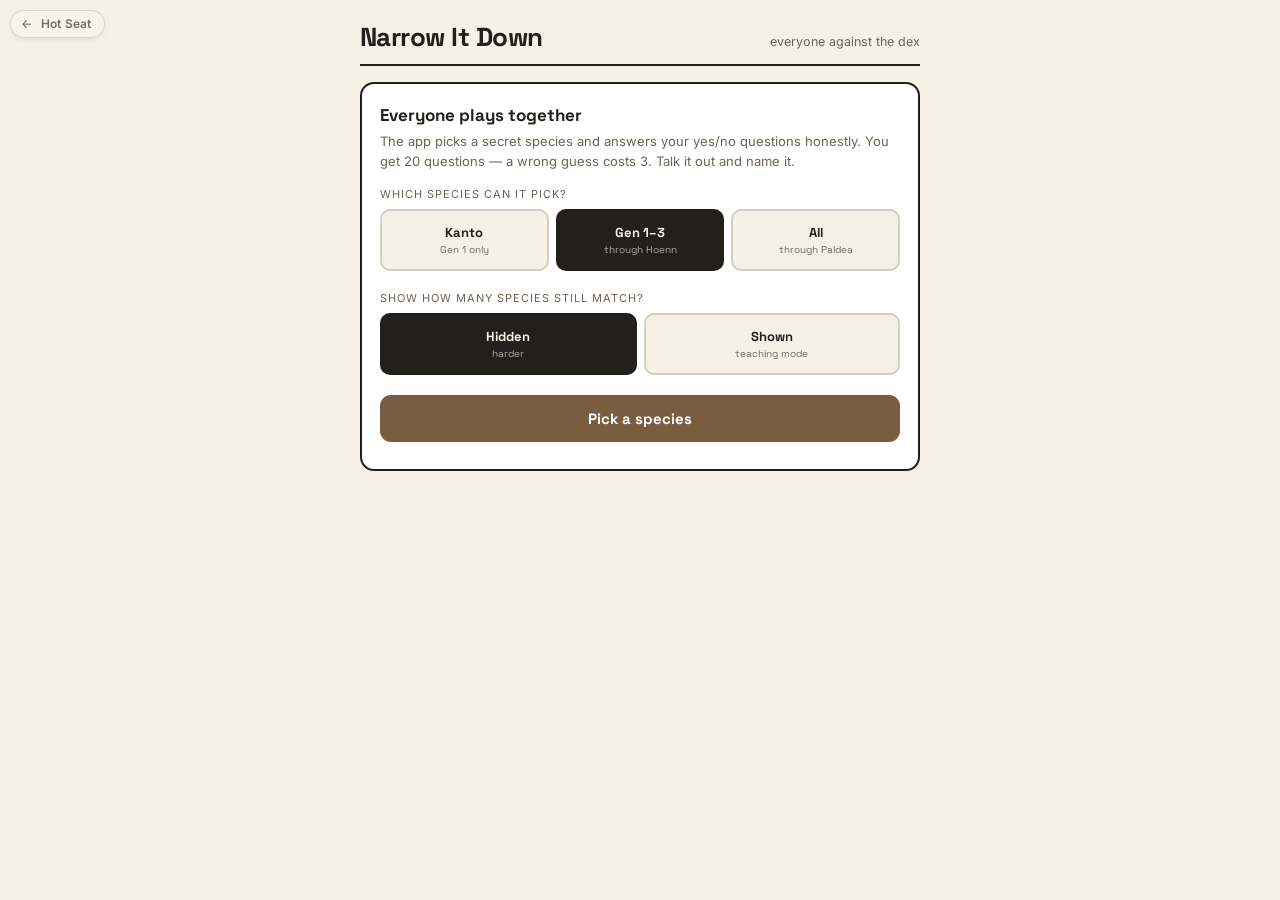
<file: games/narrow-it-down.html>
<!DOCTYPE html>
<html lang="en">
<head>
<meta charset="UTF-8">
<meta name="viewport" content="width=device-width, initial-scale=1">
<title>Narrow It Down</title>
<meta name="description" content="A co-operative Pokémon deduction game. The app picks a secret species and answers your yes/no questions truthfully — narrow it down and name it.">
<link href="https://fonts.googleapis.com/css2?family=Space+Grotesk:wght@500;700&family=Inter:wght@400;500;600&display=swap" rel="stylesheet">
<link rel="stylesheet" href="../shared/game.css">
<style>
  :root{ --accent:#7A5C3E; --accent-dark:#5E462E; }

  .budget{
    display:flex; align-items:baseline; gap:10px; justify-content:space-between;
    margin-bottom:14px;
  }
  .budget .n{
    font-family:'Space Grotesk',sans-serif; font-weight:700; font-size:30px;
    letter-spacing:-0.02em;
  }
  .budget .n.low{ color:var(--bad); }
  .budget .lab{ font-size:12.5px; color:var(--ink-soft); }
  .budget .remain{ font-size:12.5px; color:var(--ink-soft); text-align:right; }

  .tabs{ display:flex; gap:6px; margin-bottom:12px; flex-wrap:wrap; }
  .tab{
    padding:8px 13px; border-radius:100px; cursor:pointer; font-size:13px;
    border:1.5px solid var(--line); background:var(--paper); color:var(--ink);
    font-family:'Inter',sans-serif; font-weight:500;
  }
  .tab:hover{ border-color:var(--ink); }
  .tab.on{ background:var(--accent); color:#fff; border-color:var(--accent); }

  .qgrid{ display:flex; flex-wrap:wrap; gap:7px; margin-bottom:6px; }
  .q{
    padding:9px 13px; border-radius:9px; cursor:pointer; font-size:13.5px;
    border:1.5px solid var(--line-firm); background:var(--card); color:var(--ink);
    font-family:'Inter',sans-serif; font-weight:500;
  }
  .q:hover:not(:disabled){ border-color:var(--accent); background:rgba(122,92,62,0.06); }
  .q:disabled{ opacity:.34; cursor:default; text-decoration:line-through; }

  .log{ margin-top:16px; }
  .log .lab{
    font-size:11px; text-transform:uppercase; letter-spacing:0.09em;
    color:var(--ink-soft); margin-bottom:7px;
  }
  .qrow{
    display:flex; justify-content:space-between; align-items:center; gap:10px;
    padding:8px 0; border-top:1px solid var(--line); font-size:13.5px;
  }
  .qrow:first-of-type{ border-top:none; }
  .ans{
    font-family:'Space Grotesk',sans-serif; font-weight:700; font-size:12.5px;
    padding:3px 10px; border-radius:100px; flex:none;
  }
  .ans.yes{ background:rgba(79,138,91,0.16); color:#39683f; }
  .ans.no{ background:rgba(194,69,59,0.13); color:#8F2C25; }

  .guessbox{
    margin-top:16px; padding-top:14px; border-top:2px dashed var(--line-firm);
  }
  .err{ font-size:13px; color:var(--bad); margin-top:8px; min-height:17px; font-weight:500; }

  .result .head{
    font-family:'Space Grotesk',sans-serif; font-weight:700; font-size:26px;
    text-align:center; margin-bottom:6px; letter-spacing:-0.02em;
  }
  .result .head.win{ color:var(--good); }
  .result .head.lose{ color:var(--bad); }
  .result .sub{ text-align:center; font-size:13.5px; color:var(--ink-soft); margin-bottom:18px; }
  .answercard{
    border:2px solid var(--accent); border-radius:12px; padding:18px;
    text-align:center; background:rgba(122,92,62,0.06); margin-bottom:16px;
  }
  .answercard .nm{
    font-family:'Space Grotesk',sans-serif; font-weight:700; font-size:28px;
    letter-spacing:-0.02em; margin-bottom:8px;
  }
  .answercard .types{ display:flex; gap:6px; justify-content:center; margin-bottom:8px; }
  .answercard .meta{ font-size:13px; color:var(--ink-soft); }

  .best{
    display:flex; gap:12px; margin-bottom:16px;
  }
  .bestbox{
    flex:1; text-align:center; padding:11px 8px; border-radius:10px;
    background:rgba(33,32,28,0.05); border:1px solid var(--line);
  }
  .bestbox .n{ font-family:'Space Grotesk',sans-serif; font-weight:700; font-size:22px; }
  .bestbox .l{
    font-size:10.5px; text-transform:uppercase; letter-spacing:0.07em;
    color:var(--ink-soft); margin-top:2px;
  }
</style>
</head>
<body>
<div class="wrap">

  <div class="masthead">
    <h1>Narrow It Down</h1>
    <div class="tag">everyone against the dex</div>
  </div>

  <!-- ============ SETUP ============ -->
  <div id="setup">
    <div class="panel">
      <h2>Everyone plays together</h2>
      <p class="hint">The app picks a secret species and answers your yes/no questions honestly. You get 20 questions — a wrong guess costs 3. Talk it out and name it.</p>

      <p class="seclabel">Which species can it pick?</p>
      <div class="countrow" id="poolRow"></div>

      <p class="seclabel">Show how many species still match?</p>
      <div class="countrow" id="hintRow"></div>

      <button class="accent" id="startBtn">Pick a species</button>
    </div>
  </div>

  <!-- ============ PLAY ============ -->
  <div id="play" style="display:none;">
    <div class="panel">
      <div class="budget">
        <div>
          <div class="n" id="budgetNum">20</div>
          <div class="lab">questions left</div>
        </div>
        <div class="remain" id="remainNote"></div>
      </div>

      <div class="tabs" id="tabs"></div>
      <div class="qgrid" id="qgrid"></div>

      <div class="guessbox">
        <div class="seclabel">Ready to name it? (a wrong guess costs 3 questions)</div>
        <div class="ac-wrap">
          <input class="textin" id="guess" placeholder="Type a species name…" autocomplete="off">
          <div class="suggestions" id="sugg" style="display:none;"></div>
        </div>
        <div class="err" id="err"></div>
      </div>

      <div class="log" id="logBox" style="display:none;">
        <div class="lab">What you've asked</div>
        <div id="logList"></div>
      </div>
    </div>

    <button class="ghost" id="quitBtn">Give up / new species</button>
  </div>

  <!-- ============ RESULT ============ -->
  <div id="result" style="display:none;">
    <div class="panel">
      <div class="result">
        <div class="head" id="resHead"></div>
        <div class="sub" id="resSub"></div>
      </div>

      <div class="answercard" id="answerCard"></div>

      <div class="best">
        <div class="bestbox"><div class="n" id="statSolved">0</div><div class="l">Solved</div></div>
        <div class="bestbox"><div class="n" id="statBest">—</div><div class="l">Best</div></div>
        <div class="bestbox"><div class="n" id="statPlayed">0</div><div class="l">Played</div></div>
      </div>

      <button class="accent" id="againBtn">New species</button>
      <button class="secondary" id="backSetupBtn">Change range</button>
    </div>
  </div>

</div>

<script src="../data/dex-names.js"></script>
<script src="../data/dex-entries.js"></script>
<script src="../shared/dex.js"></script>
<script>
const BUDGET = 20;
const WRONG_GUESS_COST = 3;

const HINTS = [
  {key:'off', label:'Hidden', note:'harder'},
  {key:'on',  label:'Shown',  note:'teaching mode'},
];

let state = {
  pool: 'early',
  hint: 'off',
  secret: null,
  asked: [],        // {label, answer, test}
  left: BUDGET,
  tab: 'type',
  questions: [],
  over: false,
  stats: {played:0, solved:0, best:null},
};

function esc(s){
  return String(s).replace(/&/g,'&amp;').replace(/</g,'&lt;').replace(/>/g,'&gt;');
}
function escAttr(s){
  return String(s).replace(/&/g,'&amp;').replace(/"/g,'&quot;').replace(/</g,'&lt;');
}
function show(id){
  ['setup','play','result'].forEach(s => {
    document.getElementById(s).style.display = (s === id ? 'block' : 'none');
  });
  window.scrollTo(0, 0);
}
function maxDex(){ return DEX.poolMax(state.pool); }
function cap(s){ return s.charAt(0).toUpperCase() + s.slice(1); }

/* ==================== question bank ====================
   Every question is a predicate over a species, so the app can answer it
   truthfully and also use it to count how many candidates survive.        */

function buildQuestions(){
  const md = maxDex();
  const qs = [];

  DEX.allTypes(md).forEach(t => {
    qs.push({
      group:'type', id:'t-'+t,
      label:'Is it ' + cap(t) + '?',
      test: e => e.types.indexOf(t) !== -1,
    });
  });

  const gensInPool = DEX.GENERATIONS.filter(g => g.lo <= md);
  gensInPool.forEach(g => {
    qs.push({
      group:'gen', id:'g-'+g.gen,
      label:'Is it from ' + g.region + '?',
      test: e => e.gen === g.gen,
    });
  });
  // Ordering questions are what make this solvable by halving rather than guessing.
  gensInPool.slice(0, -1).forEach(g => {
    qs.push({
      group:'gen', id:'ge-'+g.gen,
      label:'Gen ' + g.gen + ' or earlier?',
      test: e => e.gen <= g.gen,
    });
  });

  DEX.allColours(md).forEach(c => {
    qs.push({
      group:'colour', id:'c-'+c,
      label:'Is it ' + c + '?',
      test: e => e.colorName === c,
    });
  });

  qs.push({group:'other', id:'o-leg', label:'Legendary or mythical?',
           test: e => e.legendary});
  qs.push({group:'other', id:'o-dual', label:'Does it have two types?',
           test: e => e.types.length === 2});
  [5, 7, 9].forEach(n => {
    qs.push({group:'other', id:'o-len'+n,
             label:'More than ' + n + ' letters?',
             test: e => e.name.replace(/[^A-Za-z]/g,'').length > n});
  });

  return qs;
}

function candidates(){
  return DEX.all(maxDex()).filter(e =>
    state.asked.every(a => a.test(e) === a.answer));
}

/* ==================== setup ==================== */

function renderSetup(){
  const pr = document.getElementById('poolRow');
  pr.innerHTML = '';
  DEX.POOLS.forEach(p => {
    const b = document.createElement('button');
    b.className = 'countbtn' + (p.key === state.pool ? ' on' : '');
    b.style.fontSize = '13px';
    b.innerHTML = esc(p.label) + '<span class="sub">' + esc(p.note) + '</span>';
    b.addEventListener('click', () => { state.pool = p.key; renderSetup(); });
    pr.appendChild(b);
  });

  const hr = document.getElementById('hintRow');
  hr.innerHTML = '';
  HINTS.forEach(h => {
    const b = document.createElement('button');
    b.className = 'countbtn' + (h.key === state.hint ? ' on' : '');
    b.style.fontSize = '13px';
    b.innerHTML = esc(h.label) + '<span class="sub">' + esc(h.note) + '</span>';
    b.addEventListener('click', () => { state.hint = h.key; renderSetup(); });
    hr.appendChild(b);
  });
}

function newRound(){
  state.secret = DEX.random(maxDex());
  state.questions = buildQuestions();
  state.asked = [];
  state.left = BUDGET;
  state.tab = 'type';
  state.over = false;

  document.getElementById('guess').value = '';
  document.getElementById('guess').disabled = false;
  document.getElementById('err').textContent = '';
  document.getElementById('logBox').style.display = 'none';
  renderPlay();
  show('play');
}

document.getElementById('startBtn').addEventListener('click', newRound);

/* ==================== play ==================== */

const GROUPS = [
  {key:'type',   label:'Type'},
  {key:'gen',    label:'Generation'},
  {key:'colour', label:'Colour'},
  {key:'other',  label:'Other'},
];

function renderPlay(){
  const bn = document.getElementById('budgetNum');
  bn.textContent = state.left;
  bn.classList.toggle('low', state.left <= 5);

  document.getElementById('remainNote').innerHTML = state.hint === 'on'
    ? '<b>' + candidates().length + '</b> species still match'
    : '';

  document.getElementById('tabs').innerHTML = GROUPS.map(g =>
    '<button class="tab' + (g.key === state.tab ? ' on' : '') + '" data-g="' + g.key + '">' +
      esc(g.label) + '</button>'
  ).join('');
  document.querySelectorAll('#tabs .tab').forEach(t => {
    t.addEventListener('click', () => { state.tab = t.getAttribute('data-g'); renderPlay(); });
  });

  const askedIds = {};
  state.asked.forEach(a => { askedIds[a.id] = true; });

  document.getElementById('qgrid').innerHTML = state.questions
    .filter(q => q.group === state.tab)
    .map(q => '<button class="q" data-id="' + escAttr(q.id) + '"' +
              (askedIds[q.id] ? ' disabled' : '') + '>' + esc(q.label) + '</button>')
    .join('');

  document.querySelectorAll('#qgrid .q').forEach(btn => {
    btn.addEventListener('click', () => ask(btn.getAttribute('data-id')));
  });

  renderLog();
}

function renderLog(){
  if(!state.asked.length) return;
  document.getElementById('logBox').style.display = 'block';
  document.getElementById('logList').innerHTML = state.asked.slice().reverse().map(a =>
    '<div class="qrow"><span>' + esc(a.label) + '</span>' +
    '<span class="ans ' + (a.answer ? 'yes' : 'no') + '">' +
      (a.answer ? 'Yes' : 'No') + '</span></div>'
  ).join('');
}

function ask(id){
  if(state.over || state.left <= 0) return;
  const q = state.questions.find(x => x.id === id);
  if(!q) return;
  if(state.asked.some(a => a.id === id)) return;

  const answer = !!q.test(state.secret);
  state.asked.push({id:q.id, label:q.label, answer:answer, test:q.test});
  state.left--;

  if(state.left <= 0){ finish(false, 'ran out of questions'); return; }
  renderPlay();
}

function submitGuess(raw){
  if(state.over) return;
  const name = String(raw || '').trim();
  const err = document.getElementById('err');
  if(!name){ err.textContent = 'Type a name first.'; return; }

  const e = DEX.findByName(name);
  if(!e){ err.textContent = '"' + name + '" is not a species name.'; return; }
  if(e.num > maxDex()){ err.textContent = e.name + ' is outside the chosen range.'; return; }

  if(e.num === state.secret.num){ finish(true); return; }

  state.left -= WRONG_GUESS_COST;
  document.getElementById('guess').value = '';
  if(state.left <= 0){ finish(false, 'ran out of questions'); return; }

  err.textContent = 'Not ' + e.name + '. That cost ' + WRONG_GUESS_COST + ' questions.';
  renderPlay();
}

/* ---------- autocomplete ---------- */

(function(){
  const input = document.getElementById('guess');
  const sugg  = document.getElementById('sugg');

  input.addEventListener('input', () => {
    document.getElementById('err').textContent = '';
    const val = input.value.trim().toLowerCase();
    if(!val){ sugg.style.display = 'none'; return; }

    const list = DEX.names(maxDex());
    const starts = list.filter(n => n.toLowerCase().startsWith(val)).slice(0, 8);
    const rest = starts.length < 8
      ? list.filter(n => !n.toLowerCase().startsWith(val) && n.toLowerCase().indexOf(val) !== -1)
             .slice(0, 8 - starts.length)
      : [];
    const all = starts.concat(rest);

    if(!all.length){
      sugg.innerHTML = '<div class="none">No matching name</div>';
      sugg.style.display = 'block';
      return;
    }
    sugg.innerHTML = all.map(n =>
      '<div data-name="' + escAttr(n) + '">' + esc(n) + '</div>').join('');
    sugg.style.display = 'block';
  });

  sugg.addEventListener('mousedown', (e) => {
    const t = e.target.closest('div[data-name]');
    if(!t) return;
    sugg.style.display = 'none';
    input.value = t.getAttribute('data-name');
    submitGuess(input.value);
  });

  input.addEventListener('keydown', (e) => {
    if(e.key === 'Enter'){ sugg.style.display = 'none'; submitGuess(input.value); }
  });

  input.addEventListener('blur', () => {
    setTimeout(() => { sugg.style.display = 'none'; }, 120);
  });
})();

/* ==================== result ==================== */

function finish(won, why){
  state.over = true;
  const used = BUDGET - Math.max(0, state.left);
  const narrowed = candidates().length;

  state.stats.played++;
  if(won){
    state.stats.solved++;
    if(state.stats.best === null || used < state.stats.best) state.stats.best = used;
  }

  document.getElementById('resHead').textContent = won ? 'Got it.' : 'Not this time.';
  document.getElementById('resHead').className = 'head ' + (won ? 'win' : 'lose');
  document.getElementById('resSub').textContent = won
    ? 'Solved with ' + used + ' question' + (used === 1 ? '' : 's') + ' spent.'
    : 'You ' + (why || 'gave up') + '. Your questions had it down to ' +
      narrowed + ' possibilit' + (narrowed === 1 ? 'y' : 'ies') + '.';

  const s = state.secret;
  document.getElementById('answerCard').innerHTML =
    '<div class="nm">' + esc(s.name) + '</div>' +
    '<div class="types">' + s.types.map(t =>
      '<span class="badge">' + esc(t) + '</span>').join('') + '</div>' +
    '<div class="meta">#' + s.num + ' · ' + esc(s.colorName) + ' · ' + esc(s.region) +
      (s.legendary ? ' · legendary' : '') + '</div>';

  document.getElementById('statSolved').textContent = state.stats.solved;
  document.getElementById('statBest').textContent =
    state.stats.best === null ? '—' : state.stats.best;
  document.getElementById('statPlayed').textContent = state.stats.played;

  show('result');
}

document.getElementById('againBtn').addEventListener('click', newRound);
document.getElementById('backSetupBtn').addEventListener('click', () => {
  renderSetup(); show('setup');
});
document.getElementById('quitBtn').addEventListener('click', () => {
  if(!state.over) finish(false, 'gave up');
});

renderSetup();
</script>
<script src="../shared/backlink.js"></script>
</body>
</html>
</file>
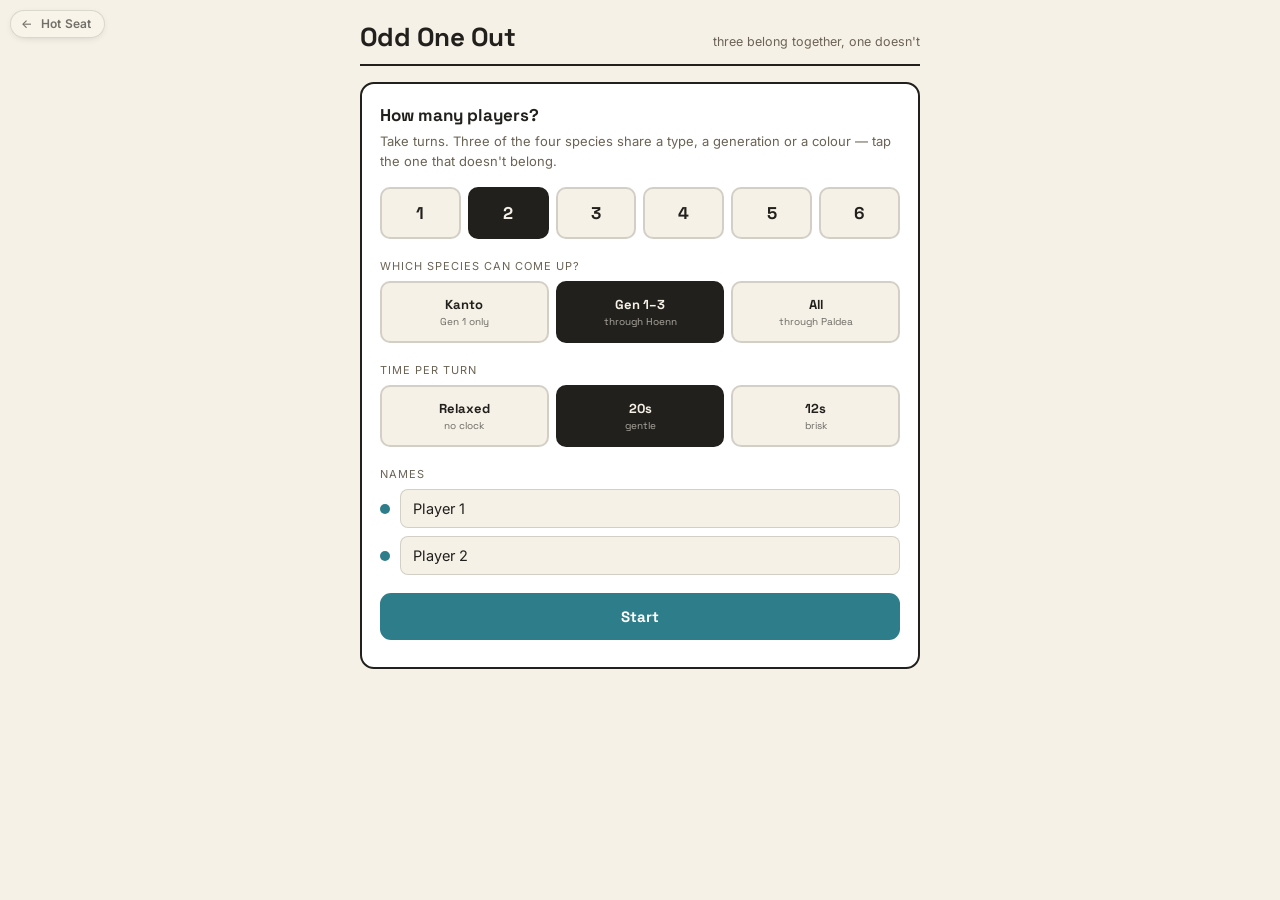
<file: games/odd-one-out.html>
<!DOCTYPE html>
<html lang="en">
<head>
<meta charset="UTF-8">
<meta name="viewport" content="width=device-width, initial-scale=1">
<title>Odd One Out</title>
<meta name="description" content="A fast Pokémon party game for 1–6 players. Three of the four species share something — type, generation or colour. Spot the one that doesn't.">
<link href="https://fonts.googleapis.com/css2?family=Space+Grotesk:wght@500;700&family=Inter:wght@400;500;600&display=swap" rel="stylesheet">
<link rel="stylesheet" href="../shared/game.css">
<style>
  :root{ --accent:#2E7D8A; --accent-dark:#22606B; }

  .turnbar{
    display:flex; align-items:center; justify-content:space-between; gap:10px;
    margin-bottom:14px;
  }
  .turnbar .who{
    font-family:'Space Grotesk',sans-serif; font-weight:700; font-size:19px;
    letter-spacing:-0.01em;
  }
  .clock{
    font-family:'Space Grotesk',sans-serif; font-weight:700; font-size:19px;
    min-width:44px; text-align:right; color:var(--ink-soft);
  }
  .clock.low{ color:var(--bad); }

  .choices{ display:grid; grid-template-columns:1fr 1fr; gap:10px; margin-bottom:6px; }
  .choice{
    padding:20px 12px; border-radius:12px; cursor:pointer; min-height:74px;
    border:2px solid var(--line-firm); background:var(--card); color:var(--ink);
    font-family:'Space Grotesk',sans-serif; font-weight:700; font-size:16px;
    line-height:1.2; transition:all .12s ease;
  }
  .choice:hover:not(:disabled){ border-color:var(--accent); transform:translateY(-2px); }
  .choice:disabled{ cursor:default; }
  .choice.right{ border-color:var(--good); background:rgba(79,138,91,0.13); color:#2F5E39; }
  .choice.wrong{ border-color:var(--bad); background:rgba(194,69,59,0.11); color:#8F2C25; }
  .choice.dim{ opacity:.42; }

  .verdict{
    margin-top:14px; padding:14px; border-radius:11px; text-align:center;
    border:2px dashed var(--line-firm);
  }
  .verdict .head{
    font-family:'Space Grotesk',sans-serif; font-weight:700; font-size:17px;
    margin-bottom:5px;
  }
  .verdict.right .head{ color:var(--good); }
  .verdict.wrong .head{ color:var(--bad); }
  .verdict .rule{ font-size:13.5px; color:var(--ink-soft); line-height:1.55; }
  .verdict .rule b{ color:var(--ink); }

  .final{ text-align:center; padding:8px 0 4px; }
  .final .champ{
    font-family:'Space Grotesk',sans-serif; font-weight:700; font-size:26px;
    margin-bottom:6px; letter-spacing:-0.02em;
  }
  .standings{ margin:18px 0 4px; }
  .strow{
    display:flex; justify-content:space-between; padding:9px 0;
    border-top:1px solid var(--line); font-size:14.5px;
  }
  .strow:first-child{ border-top:none; }
  .strow .nm{ font-weight:600; }
  .strow.win .nm{ color:var(--accent); }
</style>
</head>
<body>
<div class="wrap">

  <div class="masthead">
    <h1>Odd One Out</h1>
    <div class="tag">three belong together, one doesn't</div>
  </div>

  <!-- ============ SETUP ============ -->
  <div id="setup">
    <div class="panel">
      <h2>How many players?</h2>
      <p class="hint">Take turns. Three of the four species share a type, a generation or a colour — tap the one that doesn't belong.</p>

      <div class="countrow" id="countRow"></div>

      <p class="seclabel">Which species can come up?</p>
      <div class="countrow" id="poolRow"></div>

      <p class="seclabel">Time per turn</p>
      <div class="countrow" id="timeRow"></div>

      <p class="seclabel">Names</p>
      <div class="namegrid" id="nameGrid"></div>

      <button class="accent" id="startBtn">Start</button>
    </div>
  </div>

  <!-- ============ PLAY ============ -->
  <div id="play" style="display:none;">
    <div class="score">
      <div class="roundchip">First to <span id="targetNum">5</span></div>
      <div class="scores" id="scoreRow"></div>
    </div>

    <div class="panel">
      <div class="turnbar">
        <div class="who" id="whoTurn"></div>
        <div class="clock" id="clock"></div>
      </div>

      <div class="choices" id="choices"></div>

      <div id="verdictBox"></div>

      <button class="accent" id="nextBtn" style="display:none;margin-top:12px;">Next</button>
    </div>

    <button class="ghost" id="quitBtn">Change players / restart</button>
  </div>

  <!-- ============ GAME OVER ============ -->
  <div id="over" style="display:none;">
    <div class="panel">
      <div class="final">
        <div class="champ" id="champ"></div>
        <div class="muted" id="champSub"></div>
      </div>
      <div class="standings" id="standings"></div>
      <button class="accent" id="againBtn">Play again</button>
      <button class="secondary" id="backSetupBtn">Change players</button>
    </div>
  </div>

</div>

<script src="../data/dex-names.js"></script>
<script src="../data/dex-entries.js"></script>
<script src="../shared/dex.js"></script>
<script>
const MIN_PLAYERS = 1;
const MAX_PLAYERS = 6;
const TARGET = 5;

const TIMES = [
  {key:'off', label:'Relaxed', secs:0,  note:'no clock'},
  {key:'20',  label:'20s',     secs:20, note:'gentle'},
  {key:'12',  label:'12s',     secs:12, note:'brisk'},
];

let state = {
  count: 2,
  pool: 'early',
  time: '20',
  names: [],
  players: [],
  turn: 0,
  puzzle: null,
  answered: false,
  tick: null,
  left: 0,
};

for(let i = 0; i < MAX_PLAYERS; i++) state.names[i] = 'Player ' + (i + 1);

function esc(s){
  return String(s).replace(/&/g,'&amp;').replace(/</g,'&lt;').replace(/>/g,'&gt;');
}
function escAttr(s){
  return String(s).replace(/&/g,'&amp;').replace(/"/g,'&quot;').replace(/</g,'&lt;');
}
function show(id){
  ['setup','play','over'].forEach(s => {
    document.getElementById(s).style.display = (s === id ? 'block' : 'none');
  });
  window.scrollTo(0, 0);
}

/* ==================== puzzle generation ====================

   A quad is only fair if exactly ONE rule explains it. Pick three Fire types
   plus a Water type and you may accidentally have also made three Gen 1s plus
   a Gen 4 — two defensible answers, one of them marked wrong. So we generate a
   candidate, then count every 3-1 split across all three properties and keep
   the quad only when precisely one exists.                                   */

function splitsOf(quad){
  const found = [];

  const bump = (map, k) => { map[k] = (map[k] || 0) + 1; };

  const gens = {}, cols = {}, types = {};
  quad.forEach(e => {
    bump(gens, e.gen);
    bump(cols, e.colorName);
    e.types.forEach(t => bump(types, t));
  });

  Object.keys(gens).forEach(k => { if(gens[k] === 3) found.push({kind:'gen', value:k}); });
  Object.keys(cols).forEach(k => { if(cols[k] === 3) found.push({kind:'colour', value:k}); });
  Object.keys(types).forEach(k => { if(types[k] === 3) found.push({kind:'type', value:k}); });

  return found;
}

function hasProp(e, split){
  if(split.kind === 'gen')    return String(e.gen) === String(split.value);
  if(split.kind === 'colour') return e.colorName === split.value;
  return e.types.indexOf(split.value) !== -1;
}

function makePuzzle(maxDex){
  const pool = DEX.all(maxDex);

  for(let attempt = 0; attempt < 600; attempt++){
    // Seed on a random property so all three kinds show up over a session.
    const seed = pool[Math.floor(Math.random() * pool.length)];
    const kinds = ['type', 'gen', 'colour'];
    const kind = kinds[Math.floor(Math.random() * kinds.length)];

    let value;
    if(kind === 'type')        value = seed.types[Math.floor(Math.random() * seed.types.length)];
    else if(kind === 'gen')    value = String(seed.gen);
    else                       value = seed.colorName;

    const probe = {kind, value};
    const withProp = [], without = [];
    for(const e of pool){
      (hasProp(e, probe) ? withProp : without).push(e);
    }
    if(withProp.length < 3 || without.length < 1) continue;

    const trio = DEX.sample(withProp, 3);
    const odd  = without[Math.floor(Math.random() * without.length)];
    const quad = DEX.shuffle(trio.concat([odd]));

    const splits = splitsOf(quad);
    if(splits.length !== 1) continue;          // ambiguous or degenerate

    const rule = splits[0];
    const answer = quad.filter(e => !hasProp(e, rule));
    if(answer.length !== 1) continue;          // belt and braces

    return {quad, rule, answer: answer[0]};
  }
  return null;
}

function ruleText(rule, odd){
  if(rule.kind === 'gen'){
    const g = DEX.GENERATIONS.find(x => String(x.gen) === String(rule.value));
    return 'Three were <b>Generation ' + esc(rule.value) + '</b> (' + esc(g ? g.region : '') +
           ') — <b>' + esc(odd.name) + '</b> is Gen ' + esc(odd.gen) + '.';
  }
  if(rule.kind === 'colour'){
    return 'Three were <b>' + esc(rule.value) + '</b> — <b>' + esc(odd.name) +
           '</b> is ' + esc(odd.colorName) + '.';
  }
  return 'Three were <b>' + esc(rule.value) + '</b> type — <b>' + esc(odd.name) +
         '</b> is ' + esc(odd.types.join('/')) + '.';
}

/* ==================== setup ==================== */

function renderSetup(){
  const row = document.getElementById('countRow');
  row.innerHTML = '';
  for(let n = MIN_PLAYERS; n <= MAX_PLAYERS; n++){
    const b = document.createElement('button');
    b.className = 'countbtn' + (n === state.count ? ' on' : '');
    b.textContent = n;
    b.addEventListener('click', () => { captureNames(); state.count = n; renderSetup(); });
    row.appendChild(b);
  }

  const pr = document.getElementById('poolRow');
  pr.innerHTML = '';
  DEX.POOLS.forEach(p => {
    const b = document.createElement('button');
    b.className = 'countbtn' + (p.key === state.pool ? ' on' : '');
    b.style.fontSize = '13px';
    b.innerHTML = esc(p.label) + '<span class="sub">' + esc(p.note) + '</span>';
    b.addEventListener('click', () => { captureNames(); state.pool = p.key; renderSetup(); });
    pr.appendChild(b);
  });

  const tr = document.getElementById('timeRow');
  tr.innerHTML = '';
  TIMES.forEach(t => {
    const b = document.createElement('button');
    b.className = 'countbtn' + (t.key === state.time ? ' on' : '');
    b.style.fontSize = '13px';
    b.innerHTML = esc(t.label) + '<span class="sub">' + esc(t.note) + '</span>';
    b.addEventListener('click', () => { captureNames(); state.time = t.key; renderSetup(); });
    tr.appendChild(b);
  });

  const grid = document.getElementById('nameGrid');
  grid.innerHTML = '';
  for(let i = 0; i < state.count; i++){
    const wrap = document.createElement('div');
    wrap.className = 'namerow';
    wrap.innerHTML = '<span class="swatch"></span>' +
      '<input type="text" maxlength="14" value="' + escAttr(state.names[i]) + '">';
    grid.appendChild(wrap);
  }
}

function captureNames(){
  document.querySelectorAll('#nameGrid input').forEach((inp, i) => {
    state.names[i] = inp.value.trim() || ('Player ' + (i + 1));
  });
}

function secsFor(){
  const t = TIMES.find(x => x.key === state.time);
  return t ? t.secs : 0;
}

document.getElementById('startBtn').addEventListener('click', () => {
  captureNames();
  state.players = [];
  for(let i = 0; i < state.count; i++){
    state.players.push({id:'p' + (i+1), name: state.names[i], score: 0});
  }
  state.turn = 0;
  document.getElementById('targetNum').textContent = TARGET;
  show('play');
  nextTurn();
});

/* ==================== play ==================== */

function renderScores(){
  const best = Math.max.apply(null, state.players.map(p => p.score));
  document.getElementById('scoreRow').innerHTML = state.players.map((p, i) =>
    '<div class="sc' + (p.score === best && best > 0 ? ' lead' : '') +
      (i === state.turn ? ' active' : '') + '">' +
      '<div class="n">' + p.score + '</div>' +
      '<div class="l">' + esc(p.name) + '</div>' +
    '</div>'
  ).join('');
}

function stopClock(){
  if(state.tick){ clearInterval(state.tick); state.tick = null; }
}

function startClock(){
  const secs = secsFor();
  const el = document.getElementById('clock');
  stopClock();
  if(!secs){ el.textContent = ''; return; }

  state.left = secs;
  el.textContent = state.left + 's';
  el.classList.remove('low');

  state.tick = setInterval(() => {
    state.left--;
    el.textContent = Math.max(0, state.left) + 's';
    el.classList.toggle('low', state.left <= 5);
    if(state.left <= 0){
      stopClock();
      resolve(null);            // ran out of time
    }
  }, 1000);
}

function nextTurn(){
  const puzzle = makePuzzle(DEX.poolMax(state.pool));
  if(!puzzle){
    document.getElementById('verdictBox').innerHTML =
      '<div class="verdict"><div class="rule">Could not build a clean puzzle from this range — try a wider species pool.</div></div>';
    return;
  }
  state.puzzle = puzzle;
  state.answered = false;

  renderScores();
  document.getElementById('whoTurn').textContent = state.players[state.turn].name + "'s turn";
  document.getElementById('verdictBox').innerHTML = '';
  document.getElementById('nextBtn').style.display = 'none';

  document.getElementById('choices').innerHTML = puzzle.quad.map((e, i) =>
    '<button class="choice" data-i="' + i + '">' + esc(e.name) + '</button>'
  ).join('');

  document.querySelectorAll('#choices .choice').forEach(btn => {
    btn.addEventListener('click', () => {
      resolve(puzzle.quad[parseInt(btn.getAttribute('data-i'), 10)]);
    });
  });

  startClock();
}

function resolve(picked){
  if(state.answered) return;
  state.answered = true;
  stopClock();
  document.getElementById('clock').textContent = '';

  const {quad, rule, answer} = state.puzzle;
  const correct = picked === answer;
  if(correct) state.players[state.turn].score++;

  document.querySelectorAll('#choices .choice').forEach(btn => {
    const e = quad[parseInt(btn.getAttribute('data-i'), 10)];
    btn.disabled = true;
    if(e === answer) btn.classList.add('right');
    else if(e === picked) btn.classList.add('wrong');
    else btn.classList.add('dim');
  });

  const head = correct ? 'Correct' : (picked ? 'Not quite' : 'Out of time');
  document.getElementById('verdictBox').innerHTML =
    '<div class="verdict ' + (correct ? 'right' : 'wrong') + '">' +
      '<div class="head">' + head + '</div>' +
      '<div class="rule">' + ruleText(rule, answer) + '</div>' +
    '</div>';

  renderScores();

  const winner = state.players.find(p => p.score >= TARGET);
  const btn = document.getElementById('nextBtn');
  btn.style.display = 'block';
  btn.textContent = winner ? 'See final standings' : 'Next player';
}

document.getElementById('nextBtn').addEventListener('click', () => {
  const winner = state.players.find(p => p.score >= TARGET);
  if(winner){ finish(); return; }
  state.turn = (state.turn + 1) % state.players.length;
  nextTurn();
});

/* ==================== game over ==================== */

function finish(){
  stopClock();
  const sorted = state.players.slice().sort((a, b) => b.score - a.score);
  const best = sorted[0].score;
  const champs = sorted.filter(p => p.score === best);

  document.getElementById('champ').textContent = champs.length === 1
    ? champs[0].name + ' wins'
    : champs.map(c => c.name).join(' & ') + ' tie';
  document.getElementById('champSub').textContent = best + ' point' + (best === 1 ? '' : 's');

  document.getElementById('standings').innerHTML = sorted.map(p =>
    '<div class="strow' + (p.score === best ? ' win' : '') + '">' +
      '<span class="nm">' + esc(p.name) + '</span><span>' + p.score + '</span>' +
    '</div>'
  ).join('');

  show('over');
}

document.getElementById('againBtn').addEventListener('click', () => {
  state.players.forEach(p => { p.score = 0; });
  state.turn = 0;
  show('play');
  nextTurn();
});

document.getElementById('backSetupBtn').addEventListener('click', () => {
  renderSetup(); show('setup');
});
document.getElementById('quitBtn').addEventListener('click', () => {
  stopClock(); renderSetup(); show('setup');
});

renderSetup();
</script>
<script src="../shared/backlink.js"></script>
</body>
</html>
</file>
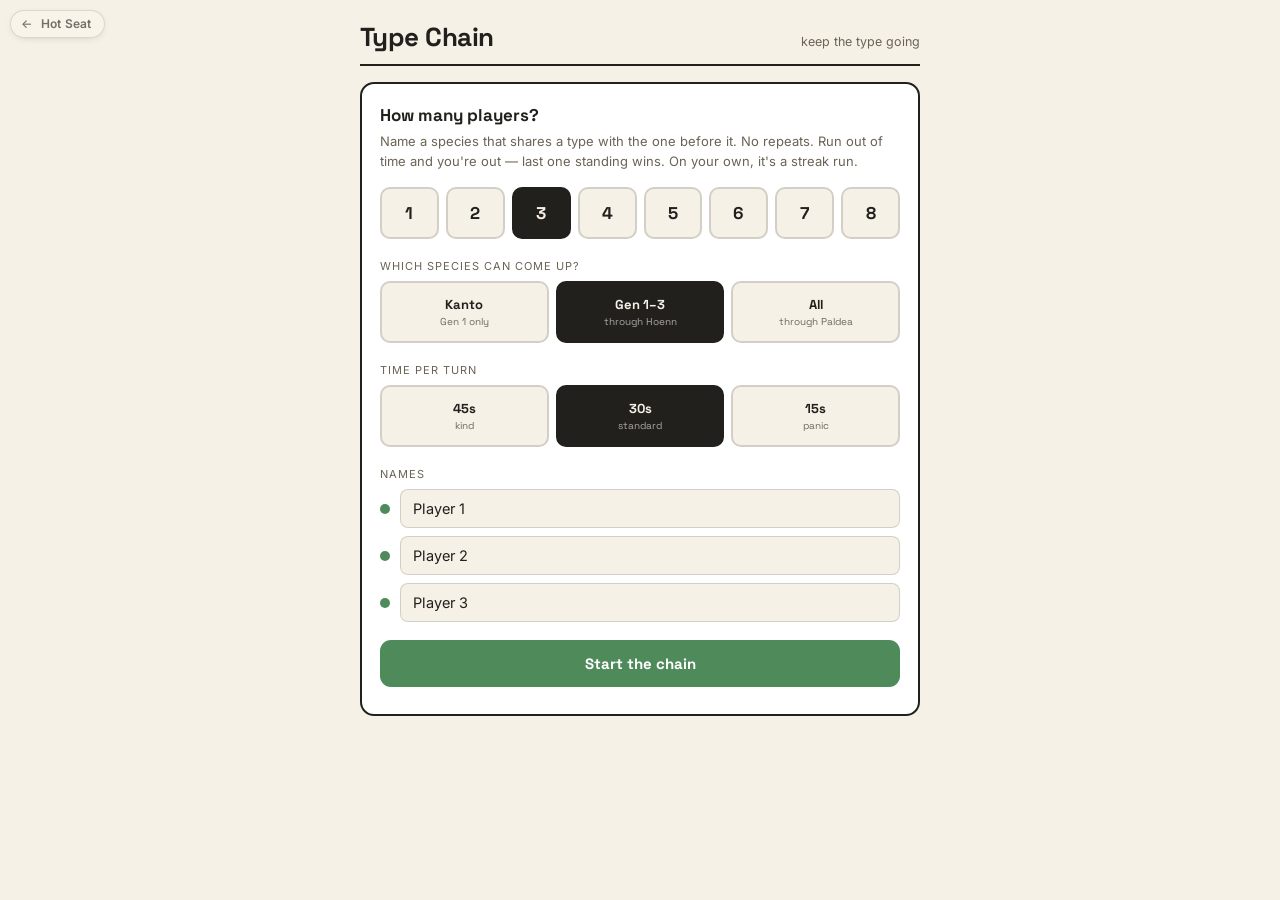
<file: games/type-chain.html>
<!DOCTYPE html>
<html lang="en">
<head>
<meta charset="UTF-8">
<meta name="viewport" content="width=device-width, initial-scale=1">
<title>Type Chain</title>
<meta name="description" content="A Pokémon word-chain party game for 1–8 players. Name a species sharing a type with the last one, no repeats, before the clock runs out.">
<link href="https://fonts.googleapis.com/css2?family=Space+Grotesk:wght@500;700&family=Inter:wght@400;500;600&display=swap" rel="stylesheet">
<link rel="stylesheet" href="../shared/game.css">
<style>
  :root{ --accent:#4F8A5B; --accent-dark:#3C6B45; }

  .turnbar{
    display:flex; align-items:center; justify-content:space-between; gap:10px;
    margin-bottom:14px;
  }
  .turnbar .who{
    font-family:'Space Grotesk',sans-serif; font-weight:700; font-size:19px;
  }
  .clock{
    font-family:'Space Grotesk',sans-serif; font-weight:700; font-size:22px;
    min-width:52px; text-align:right; color:var(--ink-soft);
  }
  .clock.low{ color:var(--bad); }

  .link{
    border:2px solid var(--accent); border-radius:12px; padding:16px;
    background:rgba(79,138,91,0.07); text-align:center; margin-bottom:14px;
  }
  .link .lab{
    font-size:11px; text-transform:uppercase; letter-spacing:0.09em;
    color:var(--ink-soft); margin-bottom:5px;
  }
  .link .nm{
    font-family:'Space Grotesk',sans-serif; font-weight:700; font-size:27px;
    letter-spacing:-0.02em; margin-bottom:8px;
  }
  .link .types{ display:flex; gap:6px; justify-content:center; }
  .link .badge{ background:var(--accent); color:#fff; border-color:var(--accent); }

  .ask{ font-size:13.5px; color:var(--ink-soft); margin:0 0 10px; text-align:center; }
  .ask b{ color:var(--ink); }

  .err{
    font-size:13px; color:var(--bad); margin-top:8px; min-height:17px; font-weight:500;
  }

  .chain{ margin-top:14px; }
  .chain .lab{
    font-size:11px; text-transform:uppercase; letter-spacing:0.09em;
    color:var(--ink-soft); margin-bottom:7px;
  }
  .chips{ display:flex; flex-wrap:wrap; gap:6px; }
  .chip{
    font-size:12px; padding:5px 10px; border-radius:100px;
    background:rgba(33,32,28,0.06); border:1px solid var(--line);
  }
  .chip .by{ color:var(--ink-soft); }
  .chip.head{ background:var(--accent); color:#fff; border-color:var(--accent); }
  .chip.head .by{ color:rgba(255,255,255,.75); }

  .final{ text-align:center; padding:8px 0 4px; }
  .final .champ{
    font-family:'Space Grotesk',sans-serif; font-weight:700; font-size:26px;
    margin-bottom:6px; letter-spacing:-0.02em;
  }
  .strow{
    display:flex; justify-content:space-between; padding:9px 0;
    border-top:1px solid var(--line); font-size:14.5px;
  }
  .strow:first-child{ border-top:none; }
  .strow .nm{ font-weight:600; }
  .strow.out .nm{ opacity:.55; }
</style>
</head>
<body>
<div class="wrap">

  <div class="masthead">
    <h1>Type Chain</h1>
    <div class="tag">keep the type going</div>
  </div>

  <!-- ============ SETUP ============ -->
  <div id="setup">
    <div class="panel">
      <h2>How many players?</h2>
      <p class="hint">Name a species that shares a type with the one before it. No repeats. Run out of time and you're out — last one standing wins. On your own, it's a streak run.</p>

      <div class="countrow" id="countRow"></div>

      <p class="seclabel">Which species can come up?</p>
      <div class="countrow" id="poolRow"></div>

      <p class="seclabel">Time per turn</p>
      <div class="countrow" id="timeRow"></div>

      <p class="seclabel">Names</p>
      <div class="namegrid" id="nameGrid"></div>

      <button class="accent" id="startBtn">Start the chain</button>
    </div>
  </div>

  <!-- ============ PLAY ============ -->
  <div id="play" style="display:none;">
    <div class="score">
      <div class="roundchip">Chain <span id="chainLen">0</span></div>
      <div class="scores" id="scoreRow"></div>
    </div>

    <div class="panel">
      <div class="turnbar">
        <div class="who" id="whoTurn"></div>
        <div class="clock" id="clock"></div>
      </div>

      <div class="link" id="linkBox"></div>

      <p class="ask" id="askLine"></p>

      <div class="ac-wrap">
        <input class="textin" id="guess" placeholder="Type a species name…" autocomplete="off">
        <div class="suggestions" id="sugg" style="display:none;"></div>
      </div>
      <div class="err" id="err"></div>

      <div class="chain">
        <div class="lab">The chain so far</div>
        <div class="chips" id="chips"></div>
      </div>
    </div>

    <button class="ghost" id="quitBtn">Change players / restart</button>
  </div>

  <!-- ============ OVER ============ -->
  <div id="over" style="display:none;">
    <div class="panel">
      <div class="final">
        <div class="champ" id="champ"></div>
        <div class="muted" id="champSub"></div>
      </div>
      <div id="standings" style="margin:18px 0 4px;"></div>
      <button class="accent" id="againBtn">Play again</button>
      <button class="secondary" id="backSetupBtn">Change players</button>
    </div>
  </div>

</div>

<script src="../data/dex-names.js"></script>
<script src="../data/dex-entries.js"></script>
<script src="../shared/dex.js"></script>
<script>
const MIN_PLAYERS = 1;
const MAX_PLAYERS = 8;

const TIMES = [
  {key:'45', label:'45s', secs:45, note:'kind'},
  {key:'30', label:'30s', secs:30, note:'standard'},
  {key:'15', label:'15s', secs:15, note:'panic'},
];

let state = {
  count: 3,
  pool: 'early',
  time: '30',
  names: [],
  players: [],       // {id, name, alive, links}
  turn: 0,
  link: null,        // current head of the chain
  used: {},          // dex num -> true
  chain: [],         // [{entry, by}]
  tick: null,
  left: 0,
};

for(let i = 0; i < MAX_PLAYERS; i++) state.names[i] = 'Player ' + (i + 1);

function esc(s){
  return String(s).replace(/&/g,'&amp;').replace(/</g,'&lt;').replace(/>/g,'&gt;');
}
function escAttr(s){
  return String(s).replace(/&/g,'&amp;').replace(/"/g,'&quot;').replace(/</g,'&lt;');
}
function show(id){
  ['setup','play','over'].forEach(s => {
    document.getElementById(s).style.display = (s === id ? 'block' : 'none');
  });
  window.scrollTo(0, 0);
}
function maxDex(){ return DEX.poolMax(state.pool); }
function secsFor(){
  const t = TIMES.find(x => x.key === state.time);
  return t ? t.secs : 30;
}

/* ==================== setup ==================== */

function renderSetup(){
  const row = document.getElementById('countRow');
  row.innerHTML = '';
  for(let n = MIN_PLAYERS; n <= MAX_PLAYERS; n++){
    const b = document.createElement('button');
    b.className = 'countbtn' + (n === state.count ? ' on' : '');
    b.textContent = n;
    b.addEventListener('click', () => { captureNames(); state.count = n; renderSetup(); });
    row.appendChild(b);
  }

  const pr = document.getElementById('poolRow');
  pr.innerHTML = '';
  DEX.POOLS.forEach(p => {
    const b = document.createElement('button');
    b.className = 'countbtn' + (p.key === state.pool ? ' on' : '');
    b.style.fontSize = '13px';
    b.innerHTML = esc(p.label) + '<span class="sub">' + esc(p.note) + '</span>';
    b.addEventListener('click', () => { captureNames(); state.pool = p.key; renderSetup(); });
    pr.appendChild(b);
  });

  const tr = document.getElementById('timeRow');
  tr.innerHTML = '';
  TIMES.forEach(t => {
    const b = document.createElement('button');
    b.className = 'countbtn' + (t.key === state.time ? ' on' : '');
    b.style.fontSize = '13px';
    b.innerHTML = esc(t.label) + '<span class="sub">' + esc(t.note) + '</span>';
    b.addEventListener('click', () => { captureNames(); state.time = t.key; renderSetup(); });
    tr.appendChild(b);
  });

  const grid = document.getElementById('nameGrid');
  grid.innerHTML = '';
  for(let i = 0; i < state.count; i++){
    const wrap = document.createElement('div');
    wrap.className = 'namerow';
    wrap.innerHTML = '<span class="swatch"></span>' +
      '<input type="text" maxlength="14" value="' + escAttr(state.names[i]) + '">';
    grid.appendChild(wrap);
  }
}

function captureNames(){
  document.querySelectorAll('#nameGrid input').forEach((inp, i) => {
    state.names[i] = inp.value.trim() || ('Player ' + (i + 1));
  });
}

document.getElementById('startBtn').addEventListener('click', () => {
  captureNames();
  state.players = [];
  for(let i = 0; i < state.count; i++){
    state.players.push({id:'p'+(i+1), name: state.names[i], alive: true, links: 0});
  }
  state.turn = 0;
  state.used = {};
  state.chain = [];

  const seed = DEX.random(maxDex());
  state.link = seed;
  state.used[seed.num] = true;
  state.chain.push({entry: seed, by: null});

  show('play');
  renderTurn();
});

/* ==================== play ==================== */

function aliveCount(){
  return state.players.filter(p => p.alive).length;
}

function renderScores(){
  document.getElementById('scoreRow').innerHTML = state.players.map((p, i) =>
    '<div class="sc' + (p.alive ? '' : ' out') + (i === state.turn && p.alive ? ' active' : '') + '">' +
      '<div class="n">' + p.links + '</div>' +
      '<div class="l">' + esc(p.name) + '</div>' +
    '</div>'
  ).join('');
  document.getElementById('chainLen').textContent = state.chain.length - 1;
}

function renderChain(){
  const recent = state.chain.slice(-8).reverse();
  document.getElementById('chips').innerHTML = recent.map((c, i) =>
    '<span class="chip' + (i === 0 ? ' head' : '') + '">' + esc(c.entry.name) +
      (c.by ? ' <span class="by">· ' + esc(c.by) + '</span>' : ' <span class="by">· start</span>') +
    '</span>'
  ).join('');
}

function renderTurn(){
  const p = state.players[state.turn];
  document.getElementById('whoTurn').textContent = p.name + "'s turn";

  document.getElementById('linkBox').innerHTML =
    '<div class="lab">Match a type with</div>' +
    '<div class="nm">' + esc(state.link.name) + '</div>' +
    '<div class="types">' + state.link.types.map(t =>
      '<span class="badge">' + esc(t) + '</span>').join('') + '</div>';

  document.getElementById('askLine').innerHTML =
    'Name any unused species that is <b>' + state.link.types.map(esc).join('</b> or <b>') + '</b>.';

  const input = document.getElementById('guess');
  input.value = '';
  input.disabled = false;
  document.getElementById('err').textContent = '';
  document.getElementById('sugg').style.display = 'none';

  renderScores();
  renderChain();
  startClock();
  input.focus();
}

function stopClock(){
  if(state.tick){ clearInterval(state.tick); state.tick = null; }
}

function startClock(){
  const el = document.getElementById('clock');
  stopClock();
  state.left = secsFor();
  el.textContent = state.left + 's';
  el.classList.remove('low');
  state.tick = setInterval(() => {
    state.left--;
    el.textContent = Math.max(0, state.left) + 's';
    el.classList.toggle('low', state.left <= 5);
    if(state.left <= 0){ stopClock(); timeUp(); }
  }, 1000);
}

/* Validation is the whole point of doing this in an app rather than out loud:
   it settles "does Gyarados count as Flying" without an argument. */
function validate(raw){
  const name = String(raw || '').trim();
  if(!name) return {ok:false, why:'Type a name first.'};

  const e = DEX.findByName(name);
  if(!e) return {ok:false, why:'"' + name + '" is not a species name.'};
  if(e.num > maxDex()) return {ok:false, why:e.name + ' is outside the chosen range.'};
  if(state.used[e.num]) return {ok:false, why:e.name + ' has already been used.'};

  const shares = e.types.some(t => state.link.types.indexOf(t) !== -1);
  if(!shares){
    return {ok:false, why:e.name + ' is ' + e.types.join('/') + ' — needs ' +
                          state.link.types.join(' or ') + '.'};
  }
  return {ok:true, entry:e};
}

function submit(raw){
  const res = validate(raw);
  const err = document.getElementById('err');
  if(!res.ok){
    err.textContent = res.why;
    return false;
  }

  stopClock();
  err.textContent = '';

  const p = state.players[state.turn];
  p.links++;
  state.link = res.entry;
  state.used[res.entry.num] = true;
  state.chain.push({entry: res.entry, by: p.name});

  advance();
  return true;
}

function timeUp(){
  const p = state.players[state.turn];

  if(state.players.length === 1){
    finish();                       // solo run ends on the clock
    return;
  }

  p.alive = false;
  renderScores();

  if(aliveCount() <= 1){ finish(); return; }
  advance();
}

function advance(){
  let guard = 0;
  do {
    state.turn = (state.turn + 1) % state.players.length;
    guard++;
  } while(!state.players[state.turn].alive && guard <= state.players.length);
  renderTurn();
}

/* ---------- autocomplete ---------- */

(function(){
  const input = document.getElementById('guess');
  const sugg  = document.getElementById('sugg');

  function pool(){ return DEX.names(maxDex()); }

  input.addEventListener('input', () => {
    document.getElementById('err').textContent = '';
    const val = input.value.trim().toLowerCase();
    if(!val){ sugg.style.display = 'none'; return; }

    const list = pool();
    const starts = list.filter(n => n.toLowerCase().startsWith(val)).slice(0, 8);
    const rest = starts.length < 8
      ? list.filter(n => !n.toLowerCase().startsWith(val) && n.toLowerCase().indexOf(val) !== -1)
             .slice(0, 8 - starts.length)
      : [];
    const all = starts.concat(rest);

    if(!all.length){
      sugg.innerHTML = '<div class="none">No matching name</div>';
      sugg.style.display = 'block';
      return;
    }
    sugg.innerHTML = all.map(n =>
      '<div data-name="' + escAttr(n) + '">' + esc(n) + '</div>').join('');
    sugg.style.display = 'block';
  });

  sugg.addEventListener('mousedown', (e) => {
    const t = e.target.closest('div[data-name]');
    if(!t) return;
    const name = t.getAttribute('data-name');
    sugg.style.display = 'none';
    if(!submit(name)) input.value = name;
  });

  input.addEventListener('keydown', (e) => {
    if(e.key === 'Enter'){
      sugg.style.display = 'none';
      submit(input.value);
    }
  });

  input.addEventListener('blur', () => {
    setTimeout(() => { sugg.style.display = 'none'; }, 120);
  });
})();

/* ==================== over ==================== */

function finish(){
  stopClock();
  const solo = state.players.length === 1;
  const survivors = state.players.filter(p => p.alive);

  if(solo){
    const p = state.players[0];
    document.getElementById('champ').textContent = 'Chain of ' + p.links;
    document.getElementById('champSub').textContent =
      p.links === 0 ? 'No links made — try a longer clock.' : 'Links added by ' + p.name + '.';
  } else {
    const w = survivors[0];
    document.getElementById('champ').textContent = w ? w.name + ' survives' : 'Everyone is out';
    const n = state.chain.length - 1;
    document.getElementById('champSub').textContent =
      'Chain reached ' + n + ' link' + (n === 1 ? '' : 's') + '.';
  }

  const sorted = state.players.slice().sort((a, b) =>
    (b.alive - a.alive) || (b.links - a.links));
  document.getElementById('standings').innerHTML = sorted.map(p =>
    '<div class="strow' + (p.alive ? '' : ' out') + '">' +
      '<span class="nm">' + esc(p.name) + (p.alive || solo ? '' : ' — out') + '</span>' +
      '<span>' + p.links + ' link' + (p.links === 1 ? '' : 's') + '</span>' +
    '</div>'
  ).join('');

  show('over');
}

document.getElementById('againBtn').addEventListener('click', () => {
  state.players.forEach(p => { p.alive = true; p.links = 0; });
  state.turn = 0;
  state.used = {};
  state.chain = [];
  const seed = DEX.random(maxDex());
  state.link = seed;
  state.used[seed.num] = true;
  state.chain.push({entry: seed, by: null});
  show('play');
  renderTurn();
});

document.getElementById('backSetupBtn').addEventListener('click', () => {
  stopClock(); renderSetup(); show('setup');
});
document.getElementById('quitBtn').addEventListener('click', () => {
  stopClock(); renderSetup(); show('setup');
});

renderSetup();
</script>
<script src="../shared/backlink.js"></script>
</body>
</html>
</file>
<file: shared/theme.css>
/* Hot Seat — hub styling. Games keep their own look; this is the frame around them. */

:root{
  --paper:      #F4EDDD;
  --paper-warm: #EDE3CC;
  --card:       #FBF7EC;
  --ink:        #21201C;
  --ink-soft:   #6B6355;
  --line:       rgba(33,32,28,0.14);
  --line-firm:  rgba(33,32,28,0.28);
  --brass:      #C9A227;
}

*{ box-sizing: border-box; }

html,body{ margin:0; padding:0; }

body{
  background: var(--paper);
  background-image:
    radial-gradient(circle at 18% 12%, rgba(255,255,255,0.55), transparent 42%),
    radial-gradient(circle at 82% 78%, rgba(201,162,39,0.07), transparent 46%);
  color: var(--ink);
  font-family: 'Inter', system-ui, -apple-system, sans-serif;
  min-height: 100vh;
  padding: 0 20px 64px;
  -webkit-font-smoothing: antialiased;
}

.wrap{ max-width: 940px; margin: 0 auto; }

/* ---- masthead ---- */

.masthead{
  padding: 56px 0 12px;
  border-bottom: 2px solid var(--ink);
  margin-bottom: 4px;
}

.wordmark{
  font-family: 'Space Grotesk', 'Inter', sans-serif;
  font-weight: 700;
  font-size: clamp(38px, 7vw, 62px);
  letter-spacing: -0.03em;
  line-height: 0.95;
  margin: 0;
}

.wordmark .seat{
  display:inline-block;
  background: var(--ink);
  color: var(--paper);
  padding: 0 .18em .06em;
  border-radius: 3px;
}

.tagline{
  font-size: 15px;
  color: var(--ink-soft);
  margin: 14px 0 0;
  max-width: 46ch;
  line-height: 1.55;
}

.rule-thin{
  height: 4px;
  border-bottom: 1px solid var(--ink);
  margin-bottom: 40px;
}

/* ---- game cards ---- */

.shelf{
  display: grid;
  grid-template-columns: repeat(auto-fit, minmax(300px, 1fr));
  gap: 22px;
}

.card{
  --accent: var(--ink);
  display: flex;
  flex-direction: column;
  background: var(--card);
  border: 1px solid var(--line-firm);
  border-radius: 10px;
  overflow: hidden;
  text-decoration: none;
  color: inherit;
  transition: transform .16s ease, box-shadow .16s ease, border-color .16s ease;
  box-shadow: 0 1px 0 rgba(33,32,28,0.06);
}

.card:hover,
.card:focus-visible{
  transform: translateY(-3px);
  border-color: var(--accent);
  box-shadow: 0 10px 24px -12px rgba(33,32,28,0.45);
  outline: none;
}

.card:focus-visible{ box-shadow: 0 0 0 3px var(--brass), 0 10px 24px -12px rgba(33,32,28,0.45); }

/* motif panel — CSS-drawn, no image assets */
.motif{
  height: 116px;
  background: var(--accent);
  position: relative;
  display: flex;
  align-items: center;
  justify-content: center;
  overflow: hidden;
  flex: none;
}

.motif::after{
  content:'';
  position:absolute; inset:0;
  background: linear-gradient(160deg, rgba(255,255,255,0.16), transparent 58%);
  pointer-events:none;
}

.motif-number{
  font-family: 'Space Grotesk', monospace;
  font-weight: 700;
  font-size: 46px;
  letter-spacing: -0.02em;
  color: rgba(255,255,255,0.92);
}
.motif-number small{
  font-size: 24px;
  opacity: .6;
  margin-right: 2px;
}

.motif-swatches{ display:flex; gap:9px; }
.motif-swatches i{
  display:block;
  width: 30px; height: 44px;
  border-radius: 3px;
  border: 1px solid rgba(0,0,0,0.28);
  box-shadow: 0 2px 6px rgba(0,0,0,0.3);
}

/* Odd One Out — a 2x2 of tiles, one tilted out of line */
.motif-quad{
  display:grid; grid-template-columns:repeat(2, 26px); gap:7px;
}
.motif-quad i{
  display:block; height:26px; border-radius:4px;
  background:rgba(255,255,255,0.34);
  border:1px solid rgba(255,255,255,0.16);
}
.motif-quad i.odd{
  background:#E0A030; transform:rotate(12deg) scale(1.06);
  box-shadow:0 2px 8px rgba(0,0,0,0.28);
}

/* Type Chain — interlocking links */
.motif-chain{ display:flex; align-items:center; }
.motif-chain i{
  display:block; width:34px; height:22px; border-radius:11px;
  border:3px solid rgba(255,255,255,0.55);
}
.motif-chain i + i{ margin-left:-9px; }
.motif-chain i:last-child{ border-color:#E0A030; }

/* Narrow It Down — bars closing in */
.motif-funnel{ display:flex; flex-direction:column; gap:5px; align-items:center; }
.motif-funnel i{
  display:block; height:7px; border-radius:4px; background:rgba(255,255,255,0.4);
}
.motif-funnel i:nth-child(1){ width:88px; }
.motif-funnel i:nth-child(2){ width:64px; }
.motif-funnel i:nth-child(3){ width:40px; }
.motif-funnel i:nth-child(4){ width:18px; background:#E0A030; }

/* Dexle — a row of feedback tiles */
.motif-grid{ display:flex; gap:6px; }
.motif-grid i{
  display:block; width:26px; height:30px; border-radius:4px;
  background:rgba(255,255,255,0.22);
  border:1px solid rgba(255,255,255,0.18);
}
.motif-grid i.hit{ background:#4F8A5B; border-color:#4F8A5B; }
.motif-grid i.near{ background:#D79A2B; border-color:#D79A2B; }

.card-body{
  padding: 20px 20px 22px;
  display: flex;
  flex-direction: column;
  flex: 1;
}

.card h2{
  font-family: 'Space Grotesk', 'Inter', sans-serif;
  font-size: 22px;
  letter-spacing: -0.015em;
  margin: 0 0 8px;
}

.card p{
  font-size: 14px;
  line-height: 1.6;
  color: var(--ink-soft);
  margin: 0 0 16px;
  flex: 1;
}

.meta{
  display: flex;
  flex-wrap: wrap;
  gap: 8px;
  align-items: center;
  font-size: 12px;
}

.chip{
  border: 1px solid var(--line-firm);
  border-radius: 100px;
  padding: 3px 10px;
  color: var(--ink-soft);
}

.chip-strong{
  border-color: var(--accent);
  color: var(--accent);
  font-weight: 600;
}

.play{
  margin-left: auto;
  font-weight: 600;
  color: var(--accent);
  font-size: 13px;
  white-space: nowrap;
}

.card:hover .play::after{ transform: translateX(3px); }
.play::after{
  content:' →';
  display:inline-block;
  transition: transform .16s ease;
}

/* ---- footer ---- */

.foot{
  margin-top: 56px;
  padding-top: 20px;
  border-top: 1px solid var(--line);
  font-size: 12px;
  line-height: 1.7;
  color: var(--ink-soft);
  max-width: 62ch;
}

@media (max-width: 520px){
  .masthead{ padding-top: 36px; }
  .shelf{ gap: 16px; }
}
</file>
<file: shared/game.css>
/* Shared chrome for the newer Hot Seat games.
   Each game sets --accent (and optionally --accent-dark) and gets the family
   look for free. The three original games keep their own bespoke styling. */

:root{
  --ink:      #21201C;
  --ink-soft: #6B6355;
  --paper:    #F6F1E7;
  --card:     #FFFFFF;
  --line:     rgba(33,32,28,0.16);
  --line-firm:rgba(33,32,28,0.30);
  --amber:    #E0A030;
  --good:     #4F8A5B;
  --bad:      #C2453B;
  --accent:      #2E7D8A;
  --accent-dark: #22606B;
}

*{ box-sizing:border-box; }
html,body{ margin:0; padding:0; }
body{
  background: var(--paper);
  color: var(--ink);
  font-family:'Inter', system-ui, -apple-system, sans-serif;
  padding: 20px 14px 44px;
  min-height:100vh;
  -webkit-font-smoothing: antialiased;
}
.wrap{ max-width: 560px; margin:0 auto; }

/* ---------- masthead ---------- */

.masthead{
  display:flex; align-items:baseline; justify-content:space-between; gap:10px;
  margin-bottom:16px; padding-bottom:10px; border-bottom:2px solid var(--ink);
}
.masthead h1{
  font-family:'Space Grotesk',sans-serif; font-weight:700; font-size:26px;
  margin:0; letter-spacing:-0.02em;
}
.masthead .tag{ font-size:12.5px; color:var(--ink-soft); text-align:right; }

/* ---------- panels ---------- */

.panel{
  background:var(--card); border:2px solid var(--ink); border-radius:14px;
  padding:20px 18px 18px; margin-bottom:14px;
}
.panel h2{ font-family:'Space Grotesk',sans-serif; font-size:17px; margin:0 0 5px; }
.panel .hint{ font-size:13px; color:var(--ink-soft); margin:0 0 16px; line-height:1.55; }

.seclabel{
  font-size:11px; text-transform:uppercase; letter-spacing:0.09em;
  color:var(--ink-soft); margin:0 0 8px;
}

/* ---------- option buttons (player count, pools, modes) ---------- */

.countrow{ display:flex; gap:7px; flex-wrap:wrap; margin-bottom:20px; }
.countbtn{
  flex:1; min-width:46px; padding:13px 6px; border-radius:10px; cursor:pointer;
  border:2px solid var(--line); background:var(--paper); color:var(--ink);
  font-family:'Space Grotesk',sans-serif; font-weight:700; font-size:17px;
  transition:all .13s ease;
}
.countbtn:hover{ border-color:var(--ink); }
.countbtn.on{ background:var(--ink); color:var(--paper); border-color:var(--ink); }
.countbtn .sub{ display:block; font-size:10px; font-weight:400; opacity:.65; margin-top:2px; }

.namegrid{ display:flex; flex-direction:column; gap:8px; margin-bottom:18px; }
.namerow{ display:flex; align-items:center; gap:10px; }
.namerow input, .textin{
  flex:1; width:100%; padding:10px 12px; font-size:14.5px; border-radius:8px;
  border:1.5px solid var(--line); font-family:'Inter',sans-serif;
  background:var(--paper); color:var(--ink);
}
.namerow input:focus, .textin:focus{ outline:2px solid var(--accent); outline-offset:1px; }

.swatch{ width:10px; height:10px; border-radius:50%; flex:none; background:var(--accent); }

/* ---------- buttons ---------- */

button.primary{
  width:100%; padding:14px; border:none; border-radius:11px;
  background:var(--ink); color:var(--paper);
  font-family:'Space Grotesk',sans-serif; font-weight:700; font-size:15px;
  cursor:pointer; margin-bottom:9px;
}
button.primary:hover:not(:disabled){ background:#000; }
button.primary:disabled{ opacity:.4; cursor:default; }

button.accent{
  width:100%; padding:14px; border:none; border-radius:11px;
  background:var(--accent); color:#fff;
  font-family:'Space Grotesk',sans-serif; font-weight:700; font-size:15px;
  cursor:pointer; margin-bottom:9px;
}
button.accent:hover:not(:disabled){ background:var(--accent-dark); }
button.accent:disabled{ opacity:.4; cursor:default; }

button.secondary{
  width:100%; padding:11px; border-radius:10px; border:1.5px solid var(--ink);
  background:transparent; color:var(--ink); font-family:'Inter',sans-serif;
  font-weight:600; font-size:14px; cursor:pointer; margin-bottom:8px;
}
button.secondary:hover{ background:rgba(33,32,28,0.06); }

.ghost{
  display:block; width:100%; margin-top:6px; padding:8px; background:none;
  border:none; cursor:pointer; color:var(--ink-soft);
  font-family:'Inter',sans-serif; font-size:12.5px; text-decoration:underline;
}
.ghost:hover{ color:var(--ink); }

/* ---------- scoreboard ---------- */

.score{
  background:var(--ink); color:var(--paper); border-radius:10px;
  padding:11px 14px; margin-bottom:16px; font-family:'Space Grotesk',sans-serif;
  display:flex; align-items:center; gap:12px; flex-wrap:wrap;
}
.score .roundchip{
  font-size:11px; text-transform:uppercase; letter-spacing:0.06em; opacity:.7;
  padding-right:12px; border-right:1px solid rgba(255,255,255,0.22); flex:none;
}
.scores{ display:flex; gap:14px; flex-wrap:wrap; flex:1; }
.sc{ display:flex; flex-direction:column; align-items:center; min-width:52px; }
.sc .n{ font-size:20px; font-weight:700; line-height:1.1; }
.sc .l{
  font-size:10px; opacity:.72; text-transform:uppercase; letter-spacing:0.05em;
  max-width:76px; overflow:hidden; text-overflow:ellipsis; white-space:nowrap;
}
.sc.lead .n{ color:var(--amber); }
.sc.out .n, .sc.out .l{ opacity:.32; text-decoration:line-through; }
.sc.active{ position:relative; }
.sc.active::after{
  content:''; position:absolute; left:50%; bottom:-8px; transform:translateX(-50%);
  width:16px; height:2px; background:var(--amber); border-radius:2px;
}

/* ---------- type / colour badges ---------- */

.badge{
  display:inline-block; font-size:11px; text-transform:uppercase;
  letter-spacing:0.06em; padding:4px 9px; border-radius:100px;
  background:rgba(33,32,28,0.07); border:1px solid var(--line); color:var(--ink);
}

/* ---------- autocomplete ---------- */

.ac-wrap{ position:relative; }
.suggestions{
  position:absolute; top:100%; left:0; right:0; background:#fff;
  border:1.5px solid var(--ink); border-radius:8px; margin-top:4px;
  max-height:190px; overflow-y:auto; z-index:30;
  box-shadow:0 6px 14px rgba(0,0,0,0.14);
}
.suggestions div{ padding:8px 12px; font-size:14px; cursor:pointer; }
.suggestions div:hover, .suggestions div.active{ background:#eef1e6; }
.suggestions .none{ color:#888; font-style:italic; cursor:default; }

/* ---------- misc ---------- */

.center{ text-align:center; }
.muted{ color:var(--ink-soft); }
.big-name{
  font-family:'Space Grotesk',sans-serif; font-weight:700;
  font-size:30px; letter-spacing:-0.02em; line-height:1.15;
}
</file>
